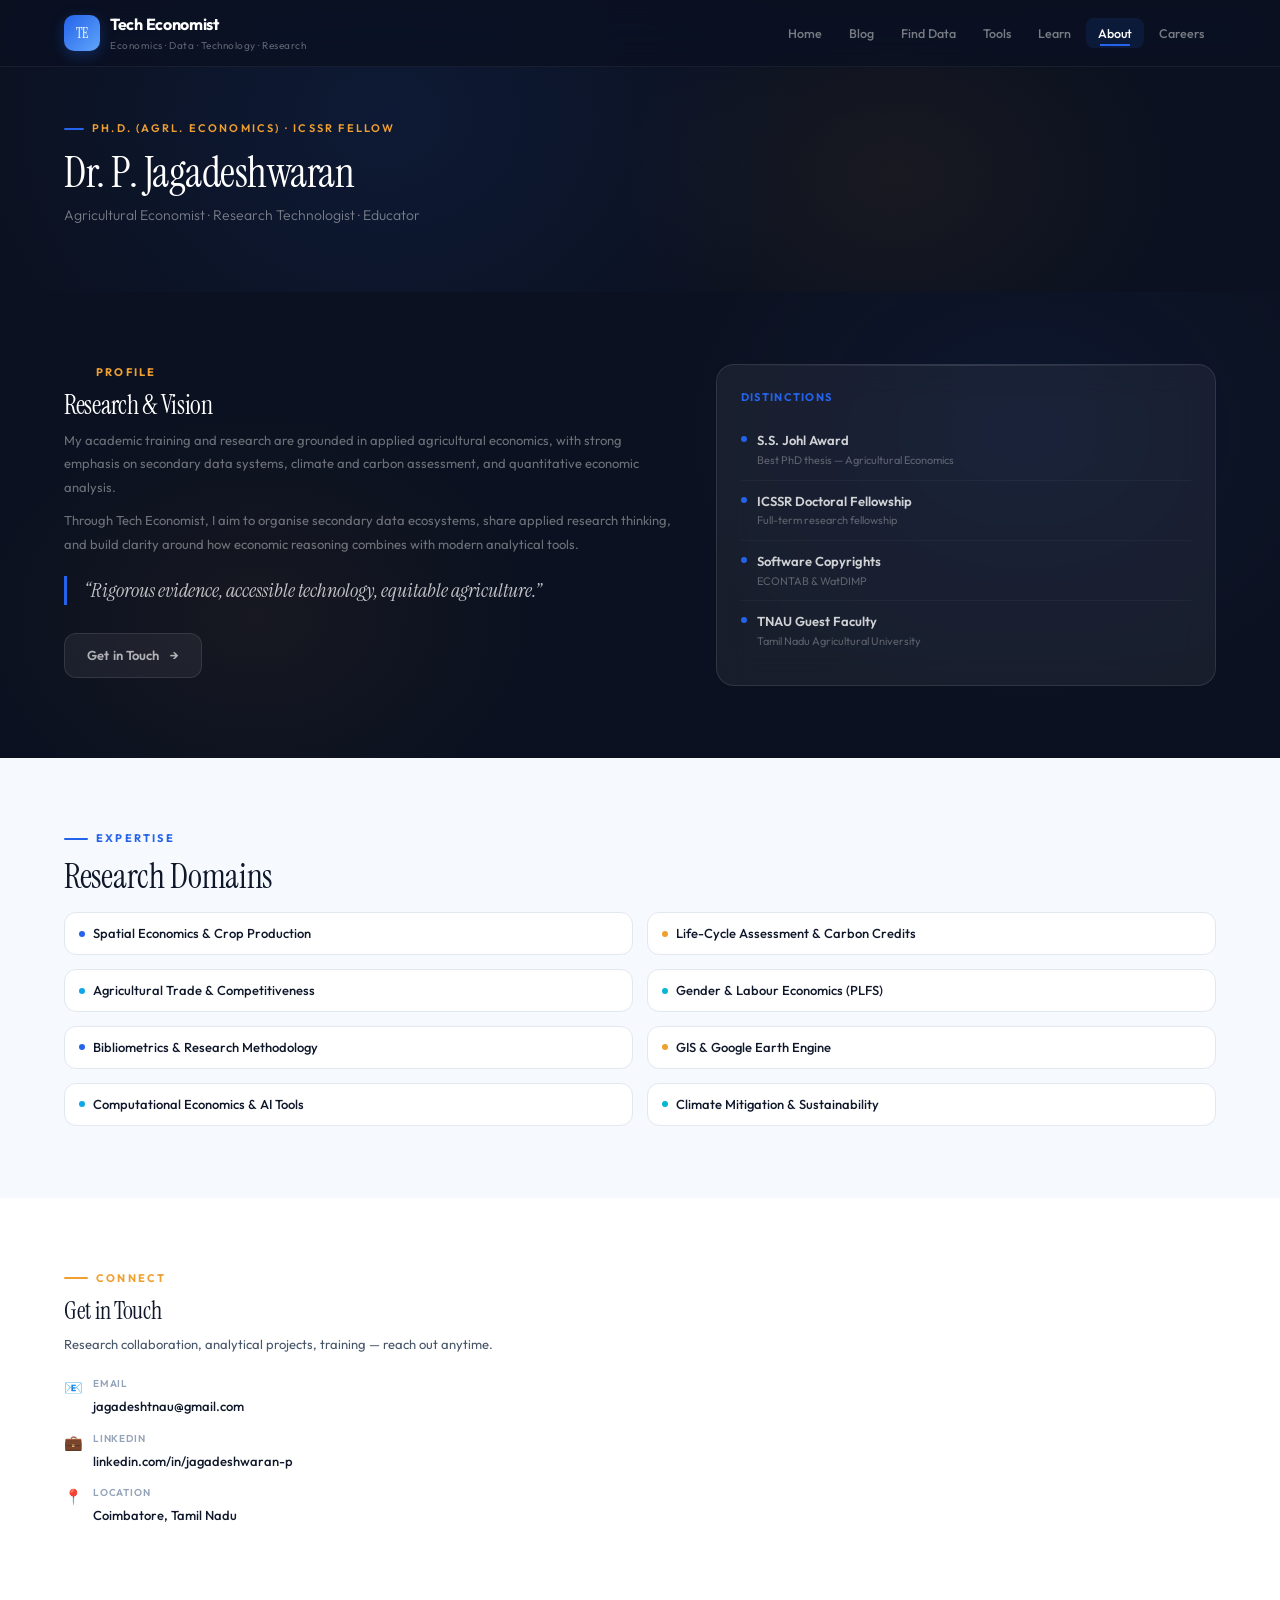
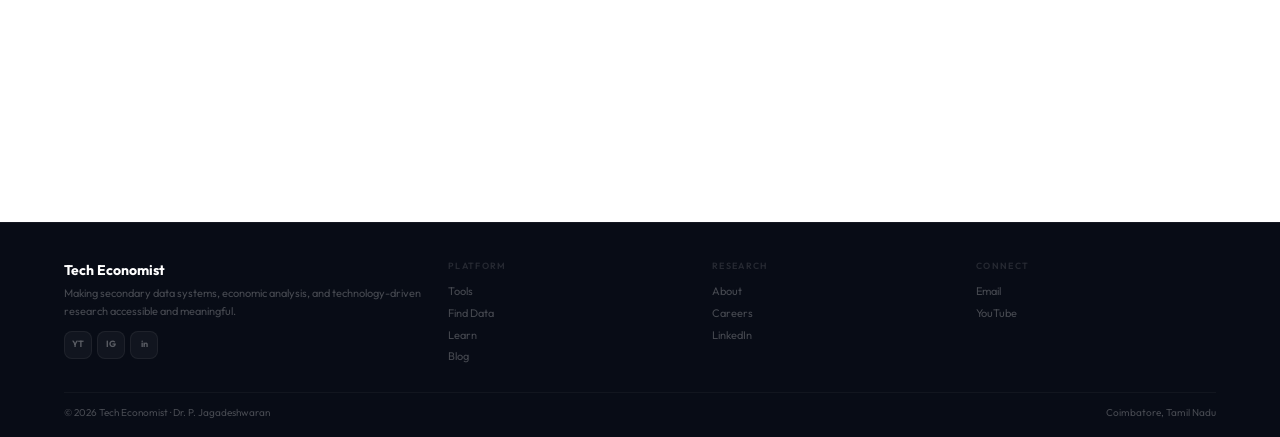
<file: about.html>
<!DOCTYPE html><html lang="en"><head><meta charset="UTF-8"><meta name="viewport" content="width=device-width, initial-scale=1.0">
<title>About &mdash; Tech Economist</title><meta name="description" content="Dr. P. Jagadeshwaran — Agricultural Economist.">
<link rel="stylesheet" href="style.css"></head><body>
<header class="header" id="hdr"><div class="wrap"><div class="header-inner">
<a href="index.html" class="logo"><div class="logo-gem"><span>TE</span></div><div><h1>Tech Economist</h1><small>Economics &middot; Data &middot; Technology &middot; Research</small></div></a>
<button class="nav-toggle" id="navToggle" onclick="document.getElementById('mainNav').classList.toggle('open')"><span></span><span></span><span></span></button>
<nav id="mainNav"><a href="index.html">Home</a><a href="blog.html">Blog</a><a href="find-data.html">Find Data</a><a href="analytical-tools.html">Tools</a><a href="learn-with-us.html">Learn</a><a href="about.html">About</a><a href="careers.html">Careers</a></nav>
</div></div></header>

<section class="page-hero"><div class="wrap">
<div class="hero-overline" style="color:var(--gold);">Ph.D. (Agrl. Economics) &middot; ICSSR Fellow</div>
<h1>Dr. P. Jagadeshwaran</h1>
<p>Agricultural Economist &middot; Research Technologist &middot; Educator</p>
</div></section>

<section class="section sec-dark"><div class="wrap">
<div class="g-about">
<div class="reveal">
<div class="sec-overline" style="color:var(--gold);">Profile</div>
<h2 class="sec-title" style="color:#fff;font-size:26px;">Research &amp; Vision</h2>
<div style="font-size:13px;color:rgba(255,255,255,.4);line-height:1.8;margin-bottom:10px;">My academic training and research are grounded in applied agricultural economics, with strong emphasis on secondary data systems, climate and carbon assessment, and quantitative economic analysis.</div>
<div style="font-size:13px;color:rgba(255,255,255,.4);line-height:1.8;margin-bottom:10px;">Through Tech Economist, I aim to organise secondary data ecosystems, share applied research thinking, and build clarity around how economic reasoning combines with modern analytical tools.</div>
<div class="about-quote">&ldquo;Rigorous evidence, accessible technology, equitable agriculture.&rdquo;</div>
<a href="mailto:jagadeshtnau@gmail.com" class="btn btn-glass btn-arrow" style="margin-top:8px;">Get in Touch</a>
</div>
<div class="glass reveal" style="padding:24px;">
<div class="cred-hd">Distinctions</div>
<div class="cred-row"><div class="cred-dot"></div><div><h4>S.S. Johl Award</h4><p>Best PhD thesis &mdash; Agricultural Economics</p></div></div>
<div class="cred-row"><div class="cred-dot"></div><div><h4>ICSSR Doctoral Fellowship</h4><p>Full-term research fellowship</p></div></div>
<div class="cred-row"><div class="cred-dot"></div><div><h4>Software Copyrights</h4><p>ECONTAB &amp; WatDIMP</p></div></div>
<div class="cred-row"><div class="cred-dot"></div><div><h4>TNAU Guest Faculty</h4><p>Tamil Nadu Agricultural University</p></div></div>
</div>
</div>
</div></section>

<section class="section" style="background:var(--w-sec);"><div class="wrap">
<div class="reveal"><div class="sec-overline accent">Expertise</div><h2 class="sec-title">Research Domains</h2></div>
<div class="g2" style="margin-top:16px;">
<div class="domain-item reveal"><div class="domain-dot" style="background:var(--accent);"></div><span style="font-size:13px;font-weight:500;">Spatial Economics &amp; Crop Production</span></div>
<div class="domain-item reveal"><div class="domain-dot" style="background:var(--gold);"></div><span style="font-size:13px;font-weight:500;">Life-Cycle Assessment &amp; Carbon Credits</span></div>
<div class="domain-item reveal"><div class="domain-dot" style="background:var(--mint);"></div><span style="font-size:13px;font-weight:500;">Agricultural Trade &amp; Competitiveness</span></div>
<div class="domain-item reveal"><div class="domain-dot" style="background:var(--coral);"></div><span style="font-size:13px;font-weight:500;">Gender &amp; Labour Economics (PLFS)</span></div>
<div class="domain-item reveal"><div class="domain-dot" style="background:var(--accent);"></div><span style="font-size:13px;font-weight:500;">Bibliometrics &amp; Research Methodology</span></div>
<div class="domain-item reveal"><div class="domain-dot" style="background:var(--gold);"></div><span style="font-size:13px;font-weight:500;">GIS &amp; Google Earth Engine</span></div>
<div class="domain-item reveal"><div class="domain-dot" style="background:var(--mint);"></div><span style="font-size:13px;font-weight:500;">Computational Economics &amp; AI Tools</span></div>
<div class="domain-item reveal"><div class="domain-dot" style="background:var(--coral);"></div><span style="font-size:13px;font-weight:500;">Climate Mitigation &amp; Sustainability</span></div>
</div>
</div></section>

<section class="section" style="background:var(--w-card);" id="contact-sec"><div class="wrap">
<div style="display:grid;grid-template-columns:1fr 1.2fr;gap:32px;" class="cg">
<div class="reveal">
<div class="sec-overline gold">Connect</div>
<h2 class="sec-title" style="font-size:24px;">Get in Touch</h2>
<p style="font-size:13px;color:var(--slate);line-height:1.8;margin-bottom:20px;">Research collaboration, analytical projects, training &mdash; reach out anytime.</p>
<div style="margin-bottom:12px;display:flex;gap:10px;"><span style="font-size:15px;">&#128231;</span><div><div style="font-size:10px;text-transform:uppercase;letter-spacing:.08em;color:var(--muted);font-weight:600;margin-bottom:1px;">Email</div><a href="mailto:jagadeshtnau@gmail.com" style="font-size:13px;color:var(--ink);font-weight:500;text-decoration:none;">jagadeshtnau@gmail.com</a></div></div>
<div style="margin-bottom:12px;display:flex;gap:10px;"><span style="font-size:15px;">&#128188;</span><div><div style="font-size:10px;text-transform:uppercase;letter-spacing:.08em;color:var(--muted);font-weight:600;margin-bottom:1px;">LinkedIn</div><a href="https://www.linkedin.com/in/jagadeshwaran-p-299a51121/" target="_blank" style="font-size:13px;color:var(--ink);font-weight:500;text-decoration:none;">linkedin.com/in/jagadeshwaran-p</a></div></div>
<div style="display:flex;gap:10px;"><span style="font-size:15px;">&#128205;</span><div><div style="font-size:10px;text-transform:uppercase;letter-spacing:.08em;color:var(--muted);font-weight:600;margin-bottom:1px;">Location</div><span style="font-size:13px;font-weight:500;">Coimbatore, Tamil Nadu</span></div></div>
</div>
<div class="form-box reveal">
<div id="contact-form-content">
<h3 style="font-size:14px;font-weight:700;color:var(--ink);margin-bottom:14px;">Send a Message</h3>
<form id="contact-form" onsubmit="return sendEmail(event,'contact')">
<div class="form-group"><label class="form-label">Name</label><input class="form-input" type="text" name="name" placeholder="Your full name" required></div>
<div class="form-group"><label class="form-label">Email</label><input class="form-input" type="email" name="email" placeholder="your@email.com" required></div>
<div class="form-group"><label class="form-label">Subject</label><input class="form-input" type="text" name="subject" placeholder="Collaboration, training, feedback..."></div>
<div class="form-group"><label class="form-label">Message</label><textarea class="form-textarea" name="message" rows="4" placeholder="Your message..." required></textarea></div>
<button type="submit" class="form-submit" id="contact-submit-btn">Send Message</button>
</form></div>
<div id="contact-form-success" style="display:none;text-align:center;padding:32px 16px;">
<div style="font-size:32px;margin-bottom:8px;color:var(--mint);">&#10003;</div>
<h3 style="font-size:16px;color:var(--ink);margin-bottom:4px;">Message Sent</h3>
<p style="font-size:13px;color:var(--muted);">Thank you. I&rsquo;ll respond shortly.</p></div>
</div>
</div>
</div></section>
<style>@media(max-width:640px){.cg{grid-template-columns:1fr!important}}</style>

<footer class="footer"><div class="wrap">
<div class="footer-grid">
<div class="footer-brand"><h3>Tech Economist</h3><p>Making secondary data systems, economic analysis, and technology-driven research accessible and meaningful.</p>
<div class="footer-social"><a href="https://www.youtube.com/@techeconomist6919" target="_blank">YT</a><a href="https://www.instagram.com/techeconomist" target="_blank">IG</a><a href="https://www.linkedin.com/in/jagadeshwaran-p-299a51121/" target="_blank">in</a></div></div>
<div class="footer-col"><h4>Platform</h4><a href="analytical-tools.html">Tools</a><a href="find-data.html">Find Data</a><a href="learn-with-us.html">Learn</a><a href="blog.html">Blog</a></div>
<div class="footer-col"><h4>Research</h4><a href="about.html">About</a><a href="careers.html">Careers</a><a href="https://www.linkedin.com/in/jagadeshwaran-p-299a51121/" target="_blank">LinkedIn</a></div>
<div class="footer-col"><h4>Connect</h4><a href="mailto:jagadeshtnau@gmail.com">Email</a><a href="https://www.youtube.com/@techeconomist6919" target="_blank">YouTube</a></div>
</div>
<div class="footer-bottom"><span>&copy; 2026 Tech Economist &middot; Dr. P. Jagadeshwaran</span><span>Coimbatore, Tamil Nadu</span></div>
</div></footer>
<script src="main.js"></script>
<script>
const GAS_URL = 'https://script.google.com/macros/s/AKfycby9WOw4wQOf2kr_xCPiGvVoorsM6XmYfg0WqcfEnxoASCRnl6bvKlaV4Swfnh4Omru2xw/exec';

function sendEmail(e, formType) {
  e.preventDefault();
  const form = e.target;
  const btn = document.getElementById(formType + '-submit-btn');
  const orig = btn.textContent;
  btn.disabled = true;
  btn.textContent = 'Sending...';
  const data = {};
  new FormData(form).forEach((v, k) => data[k] = v);
  data.form_type = formType === 'learn' ? 'Training/Webinar Enquiry' : 'Contact Message';
  data.page = window.location.href;
  fetch(GAS_URL, { method: 'POST', mode: 'no-cors', headers: { 'Content-Type': 'application/json' }, body: JSON.stringify(data) })
  .then(() => { document.getElementById(formType + '-form-content').style.display = 'none'; document.getElementById(formType + '-form-success').style.display = 'block'; })
  .catch(() => { alert('Could not send. Please email jagadeshtnau@gmail.com directly.'); btn.disabled = false; btn.textContent = orig; });
  return false;
}
</script>
<script>window.addEventListener('scroll',()=>document.getElementById('hdr').classList.toggle('scrolled',window.scrollY>30));</script>
</body></html>
</file>
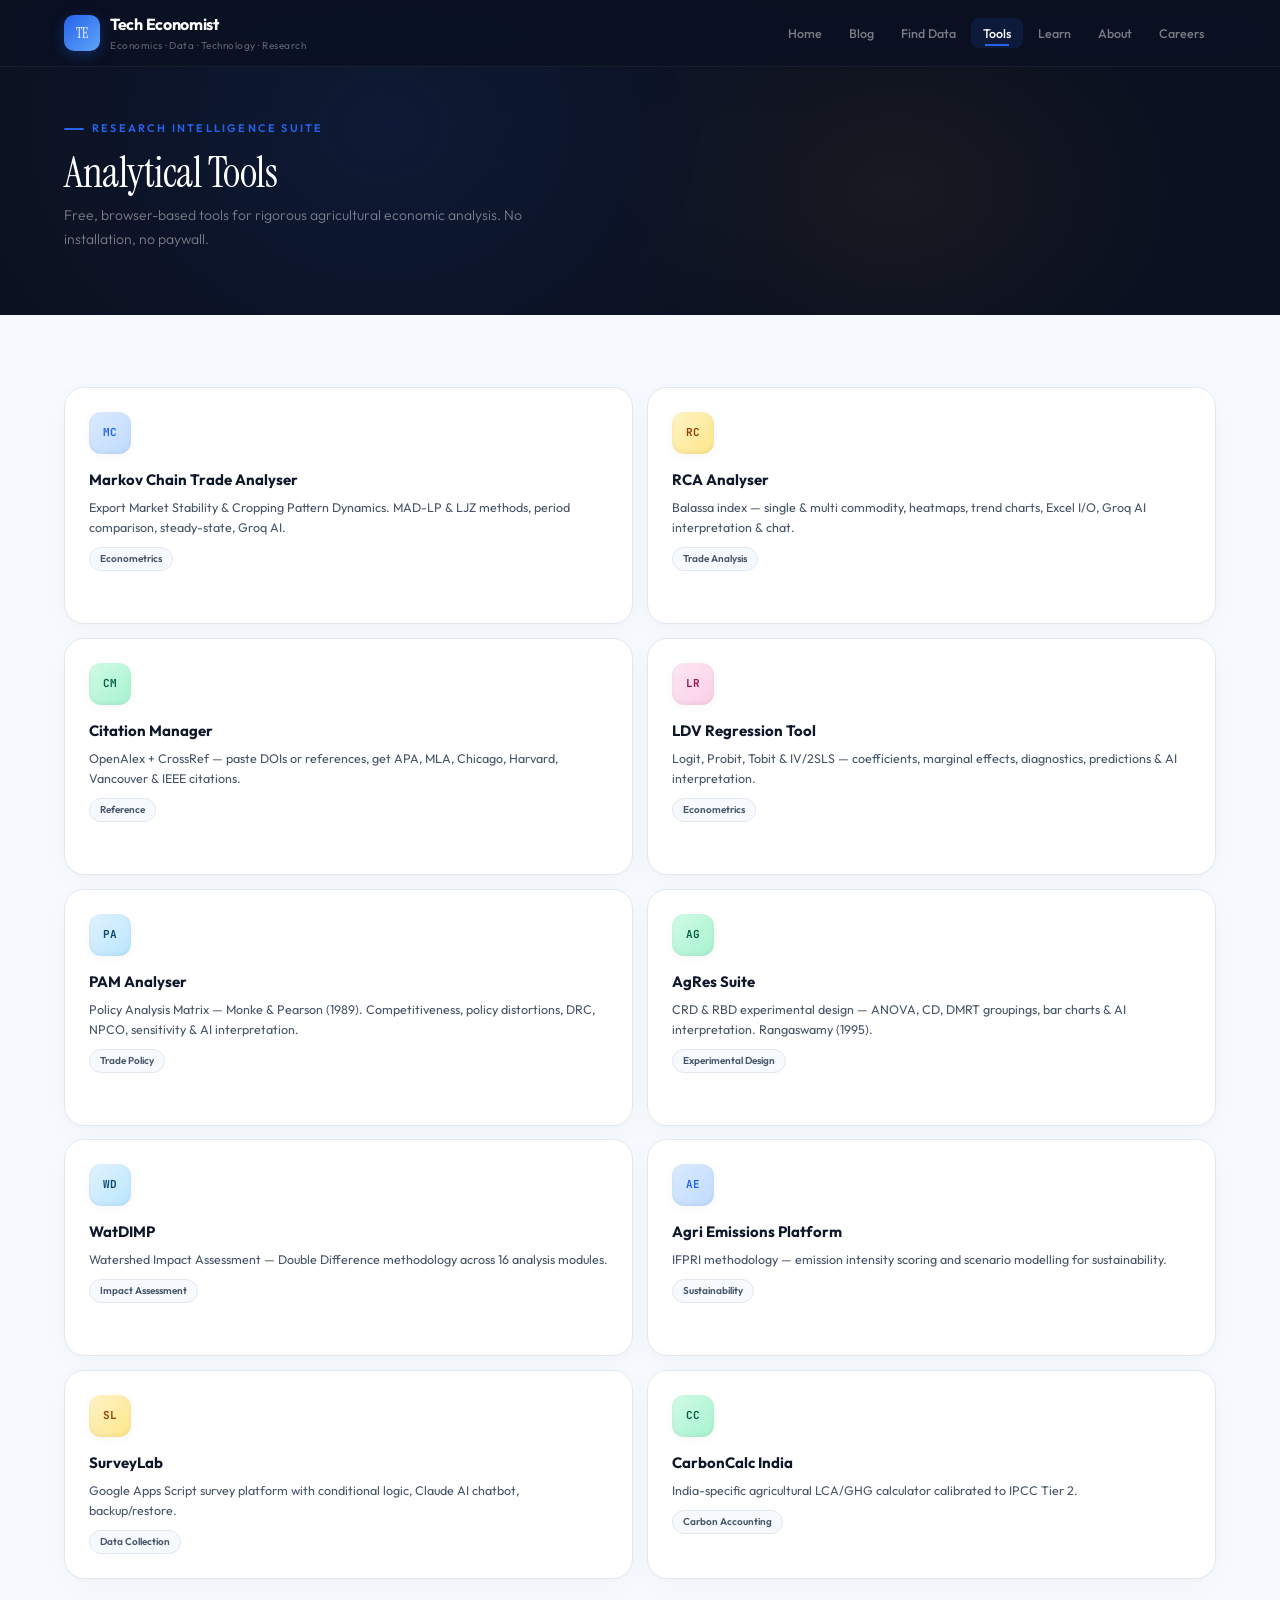
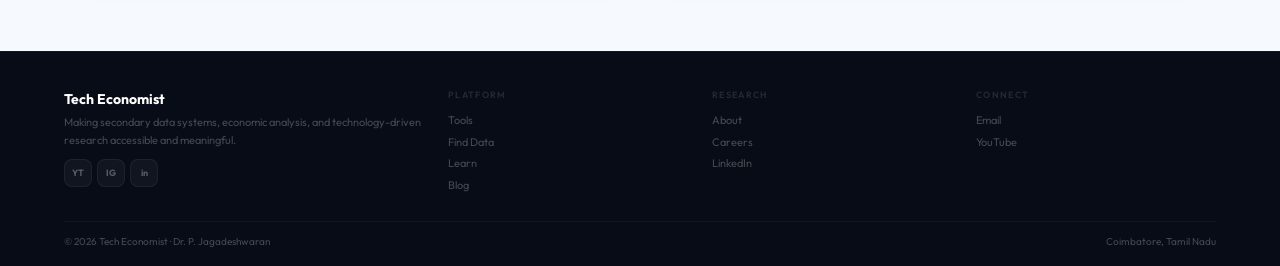
<file: analytical-tools.html>
<!DOCTYPE html><html lang="en"><head><meta charset="UTF-8"><meta name="viewport" content="width=device-width, initial-scale=1.0">
<title>Tools &mdash; Tech Economist</title><meta name="description" content="Analytical tools — Markov, RCA, Citation Manager, Regression.">
<link rel="stylesheet" href="style.css"></head><body>
<header class="header" id="hdr"><div class="wrap"><div class="header-inner">
<a href="index.html" class="logo"><div class="logo-gem"><span>TE</span></div><div><h1>Tech Economist</h1><small>Economics &middot; Data &middot; Technology &middot; Research</small></div></a>
<button class="nav-toggle" id="navToggle" onclick="document.getElementById('mainNav').classList.toggle('open')"><span></span><span></span><span></span></button>
<nav id="mainNav"><a href="index.html">Home</a><a href="blog.html">Blog</a><a href="find-data.html">Find Data</a><a href="analytical-tools.html">Tools</a><a href="learn-with-us.html">Learn</a><a href="about.html">About</a><a href="careers.html">Careers</a></nav>
</div></div></header>

<section class="page-hero"><div class="wrap">
<div class="hero-overline">Research Intelligence Suite</div>
<h1>Analytical Tools</h1>
<p>Free, browser-based tools for rigorous agricultural economic analysis. No installation, no paywall.</p>
</div></section>
<section class="section" style="background:var(--w-sec);"><div class="wrap">
<div class="g2">
<div class="clay c1 reveal" onclick="window.location='markov.html'"><div class="clay-badge cb1">MC</div><h3>Markov Chain Trade Analyser</h3><p>Export Market Stability &amp; Cropping Pattern Dynamics. MAD-LP &amp; LJZ methods, period comparison, steady-state, Groq AI.</p><div class="clay-tag">Econometrics</div><div class="launch">Launch tool</div></div>
<div class="clay c2 reveal" onclick="window.location='rca.html'"><div class="clay-badge cb2">RC</div><h3>RCA Analyser</h3><p>Balassa index &mdash; single &amp; multi commodity, heatmaps, trend charts, Excel I/O, Groq AI interpretation &amp; chat.</p><div class="clay-tag">Trade Analysis</div><div class="launch">Launch tool</div></div>
<div class="clay c3 reveal" onclick="window.location='citation.html'"><div class="clay-badge cb3">CM</div><h3>Citation Manager</h3><p>OpenAlex + CrossRef &mdash; paste DOIs or references, get APA, MLA, Chicago, Harvard, Vancouver &amp; IEEE citations.</p><div class="clay-tag">Reference</div><div class="launch">Launch tool</div></div>
<div class="clay c4 reveal" onclick="window.location='regression.html'"><div class="clay-badge cb4">LR</div><h3>LDV Regression Tool</h3><p>Logit, Probit, Tobit &amp; IV/2SLS &mdash; coefficients, marginal effects, diagnostics, predictions &amp; AI interpretation.</p><div class="clay-tag">Econometrics</div><div class="launch">Launch tool</div></div>
<div class="clay c5 reveal" onclick="window.location='pam.html'"><div class="clay-badge cb5">PA</div><h3>PAM Analyser</h3><p>Policy Analysis Matrix &mdash; Monke &amp; Pearson (1989). Competitiveness, policy distortions, DRC, NPCO, sensitivity &amp; AI interpretation.</p><div class="clay-tag">Trade Policy</div><div class="launch">Launch tool</div></div>
<div class="clay c3 reveal" onclick="window.location='agres.html'" style="cursor:pointer;"><div class="clay-badge cb3">AG</div><h3>AgRes Suite</h3><p>CRD &amp; RBD experimental design &mdash; ANOVA, CD, DMRT groupings, bar charts &amp; AI interpretation. Rangaswamy (1995).</p><div class="clay-tag">Experimental Design</div><div class="launch">Launch tool</div></div>
<div class="clay c5 reveal" onclick="window.location='watdimp.html'" style="cursor:pointer;"><div class="clay-badge cb5">WD</div><h3>WatDIMP</h3><p>Watershed Impact Assessment &mdash; Double Difference methodology across 16 analysis modules.</p><div class="clay-tag">Impact Assessment</div><div class="launch">Launch tool</div></div>
<div class="clay c1 reveal"><div class="clay-badge cb1">AE</div><h3>Agri Emissions Platform</h3><p>IFPRI methodology &mdash; emission intensity scoring and scenario modelling for sustainability.</p><div class="clay-tag">Sustainability</div></div>
<div class="clay c2 reveal"><div class="clay-badge cb2">SL</div><h3>SurveyLab</h3><p>Google Apps Script survey platform with conditional logic, Claude AI chatbot, backup/restore.</p><div class="clay-tag">Data Collection</div></div>
<div class="clay c3 reveal"><div class="clay-badge cb3">CC</div><h3>CarbonCalc India</h3><p>India-specific agricultural LCA/GHG calculator calibrated to IPCC Tier 2.</p><div class="clay-tag">Carbon Accounting</div></div>
</div>
</section>

<footer class="footer"><div class="wrap">
<div class="footer-grid">
<div class="footer-brand"><h3>Tech Economist</h3><p>Making secondary data systems, economic analysis, and technology-driven research accessible and meaningful.</p>
<div class="footer-social"><a href="https://www.youtube.com/@techeconomist6919" target="_blank">YT</a><a href="https://www.instagram.com/techeconomist" target="_blank">IG</a><a href="https://www.linkedin.com/in/jagadeshwaran-p-299a51121/" target="_blank">in</a></div></div>
<div class="footer-col"><h4>Platform</h4><a href="analytical-tools.html">Tools</a><a href="find-data.html">Find Data</a><a href="learn-with-us.html">Learn</a><a href="blog.html">Blog</a></div>
<div class="footer-col"><h4>Research</h4><a href="about.html">About</a><a href="careers.html">Careers</a><a href="https://www.linkedin.com/in/jagadeshwaran-p-299a51121/" target="_blank">LinkedIn</a></div>
<div class="footer-col"><h4>Connect</h4><a href="mailto:jagadeshtnau@gmail.com">Email</a><a href="https://www.youtube.com/@techeconomist6919" target="_blank">YouTube</a></div>
</div>
<div class="footer-bottom"><span>&copy; 2026 Tech Economist &middot; Dr. P. Jagadeshwaran</span><span>Coimbatore, Tamil Nadu</span></div>
</div></footer>
<script src="main.js"></script>
<script>window.addEventListener('scroll',()=>document.getElementById('hdr').classList.toggle('scrolled',window.scrollY>30));</script>
</body></html>
</file>
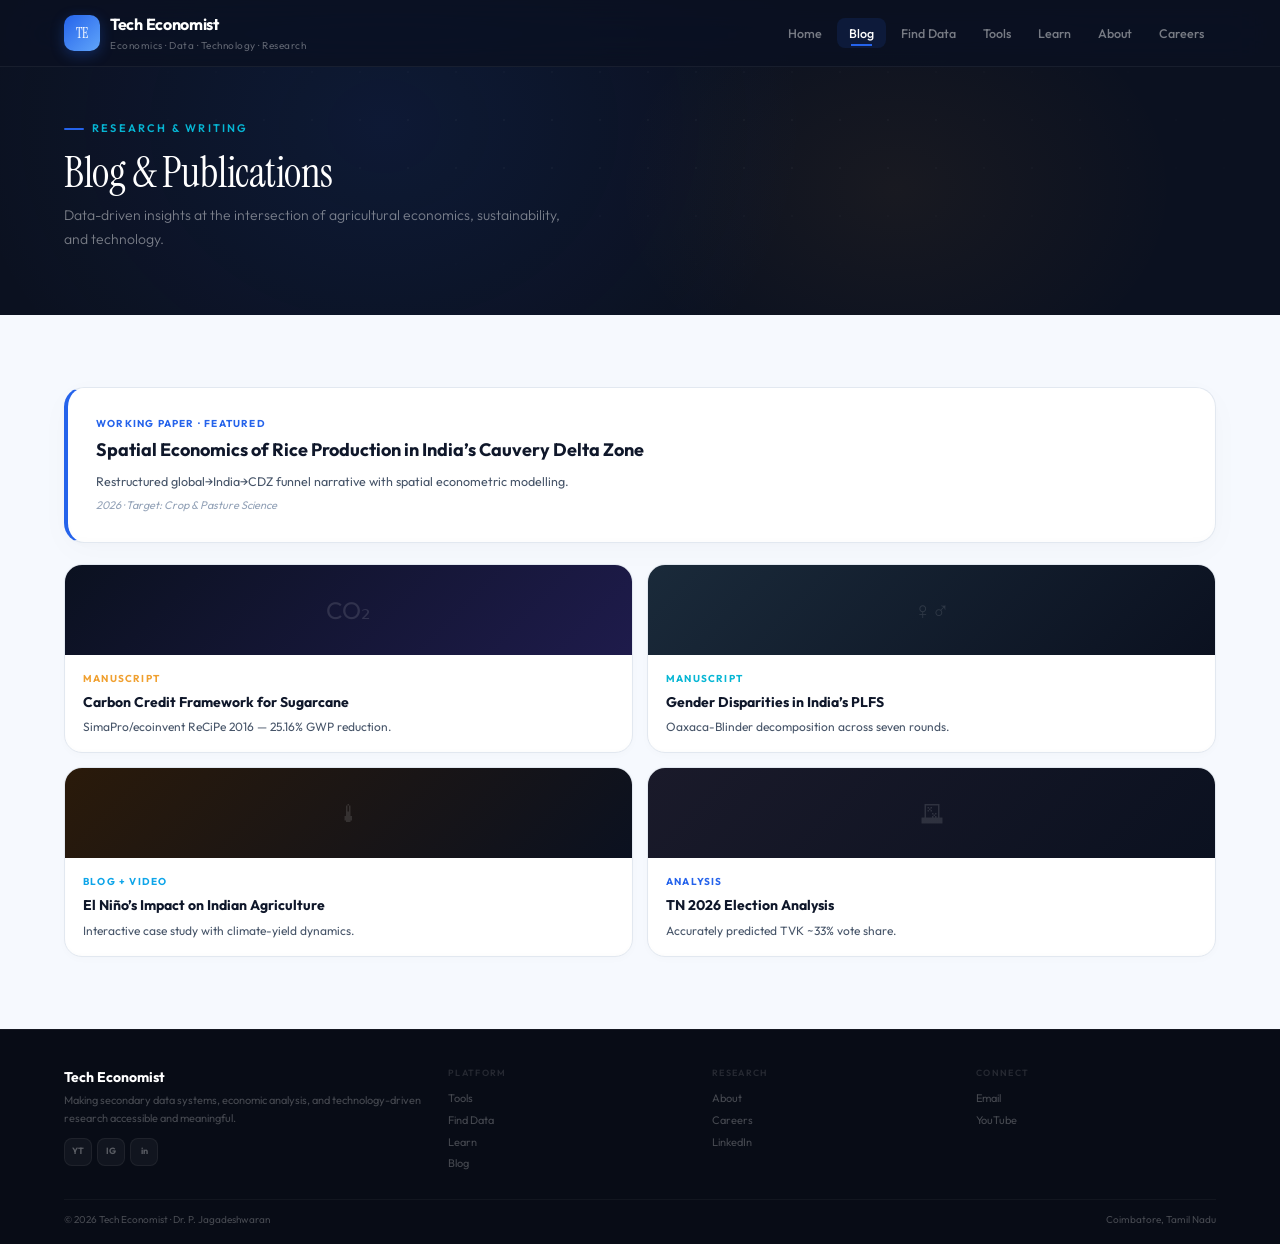
<file: blog.html>
<!DOCTYPE html><html lang="en"><head><meta charset="UTF-8"><meta name="viewport" content="width=device-width, initial-scale=1.0">
<title>Blog &mdash; Tech Economist</title><meta name="description" content="Publications and analysis on agricultural economics.">
<link rel="stylesheet" href="style.css"></head><body>
<header class="header" id="hdr"><div class="wrap"><div class="header-inner">
<a href="index.html" class="logo"><div class="logo-gem"><span>TE</span></div><div><h1>Tech Economist</h1><small>Economics &middot; Data &middot; Technology &middot; Research</small></div></a>
<button class="nav-toggle" id="navToggle" onclick="document.getElementById('mainNav').classList.toggle('open')"><span></span><span></span><span></span></button>
<nav id="mainNav"><a href="index.html">Home</a><a href="blog.html">Blog</a><a href="find-data.html">Find Data</a><a href="analytical-tools.html">Tools</a><a href="learn-with-us.html">Learn</a><a href="about.html">About</a><a href="careers.html">Careers</a></nav>
</div></div></header>

<section class="page-hero"><div class="wrap">
<div class="hero-overline" style="color:var(--coral);">Research &amp; Writing</div>
<h1>Blog &amp; Publications</h1>
<p>Data-driven insights at the intersection of agricultural economics, sustainability, and technology.</p>
</div></section>
<section class="section" style="background:var(--w-sec);"><div class="wrap">
<div class="clay c1 reveal" style="border-left:4px solid var(--accent);padding:28px;margin-bottom:20px;cursor:default;">
<div class="pub-type" style="color:var(--accent);">Working Paper &middot; Featured</div>
<h3 style="font-size:18px;margin-bottom:6px;">Spatial Economics of Rice Production in India&rsquo;s Cauvery Delta Zone</h3>
<p style="margin-bottom:6px;">Restructured global&rarr;India&rarr;CDZ funnel narrative with spatial econometric modelling.</p>
<p style="font-size:11px;color:var(--muted);font-style:italic;">2026 &middot; Target: Crop &amp; Pasture Science</p></div>
<div class="g2">
<div class="blog-card reveal"><div class="blog-thumb" style="background:linear-gradient(135deg,var(--bg-hero),#1e1b4b);"><span style="font-size:24px;color:rgba(255,255,255,.12);">CO&#8322;</span></div><div class="blog-body"><div class="pub-type" style="color:var(--gold);">Manuscript</div><h3 style="font-size:14px;font-weight:700;color:var(--ink);margin-bottom:4px;">Carbon Credit Framework for Sugarcane</h3><p style="font-size:12px;color:var(--slate);">SimaPro/ecoinvent ReCiPe 2016 &mdash; 25.16% GWP reduction.</p></div></div>
<div class="blog-card reveal"><div class="blog-thumb" style="background:linear-gradient(135deg,#1a2a3a,var(--bg-hero));"><span style="font-size:24px;color:rgba(255,255,255,.12);">&#9792;&#9794;</span></div><div class="blog-body"><div class="pub-type" style="color:var(--coral);">Manuscript</div><h3 style="font-size:14px;font-weight:700;color:var(--ink);margin-bottom:4px;">Gender Disparities in India&rsquo;s PLFS</h3><p style="font-size:12px;color:var(--slate);">Oaxaca-Blinder decomposition across seven rounds.</p></div></div>
<div class="blog-card reveal"><div class="blog-thumb" style="background:linear-gradient(135deg,#2a1a0a,var(--bg-hero));"><span style="font-size:24px;color:rgba(255,255,255,.12);">&#127777;</span></div><div class="blog-body"><div class="pub-type" style="color:var(--mint);">Blog + Video</div><h3 style="font-size:14px;font-weight:700;color:var(--ink);margin-bottom:4px;">El Ni&ntilde;o&rsquo;s Impact on Indian Agriculture</h3><p style="font-size:12px;color:var(--slate);">Interactive case study with climate-yield dynamics.</p></div></div>
<div class="blog-card reveal"><div class="blog-thumb" style="background:linear-gradient(135deg,#1a1a2a,var(--bg-hero));"><span style="font-size:24px;color:rgba(255,255,255,.12);">&#128499;</span></div><div class="blog-body"><div class="pub-type" style="color:var(--accent);">Analysis</div><h3 style="font-size:14px;font-weight:700;color:var(--ink);margin-bottom:4px;">TN 2026 Election Analysis</h3><p style="font-size:12px;color:var(--slate);">Accurately predicted TVK ~33% vote share.</p></div></div>
</div>
</div></section>

<footer class="footer"><div class="wrap">
<div class="footer-grid">
<div class="footer-brand"><h3>Tech Economist</h3><p>Making secondary data systems, economic analysis, and technology-driven research accessible and meaningful.</p>
<div class="footer-social"><a href="https://www.youtube.com/@techeconomist6919" target="_blank">YT</a><a href="https://www.instagram.com/techeconomist" target="_blank">IG</a><a href="https://www.linkedin.com/in/jagadeshwaran-p-299a51121/" target="_blank">in</a></div></div>
<div class="footer-col"><h4>Platform</h4><a href="analytical-tools.html">Tools</a><a href="find-data.html">Find Data</a><a href="learn-with-us.html">Learn</a><a href="blog.html">Blog</a></div>
<div class="footer-col"><h4>Research</h4><a href="about.html">About</a><a href="careers.html">Careers</a><a href="https://www.linkedin.com/in/jagadeshwaran-p-299a51121/" target="_blank">LinkedIn</a></div>
<div class="footer-col"><h4>Connect</h4><a href="mailto:jagadeshtnau@gmail.com">Email</a><a href="https://www.youtube.com/@techeconomist6919" target="_blank">YouTube</a></div>
</div>
<div class="footer-bottom"><span>&copy; 2026 Tech Economist &middot; Dr. P. Jagadeshwaran</span><span>Coimbatore, Tamil Nadu</span></div>
</div></footer>
<script src="main.js"></script>
<script>window.addEventListener('scroll',()=>document.getElementById('hdr').classList.toggle('scrolled',window.scrollY>30));</script>
</body></html>
</file>
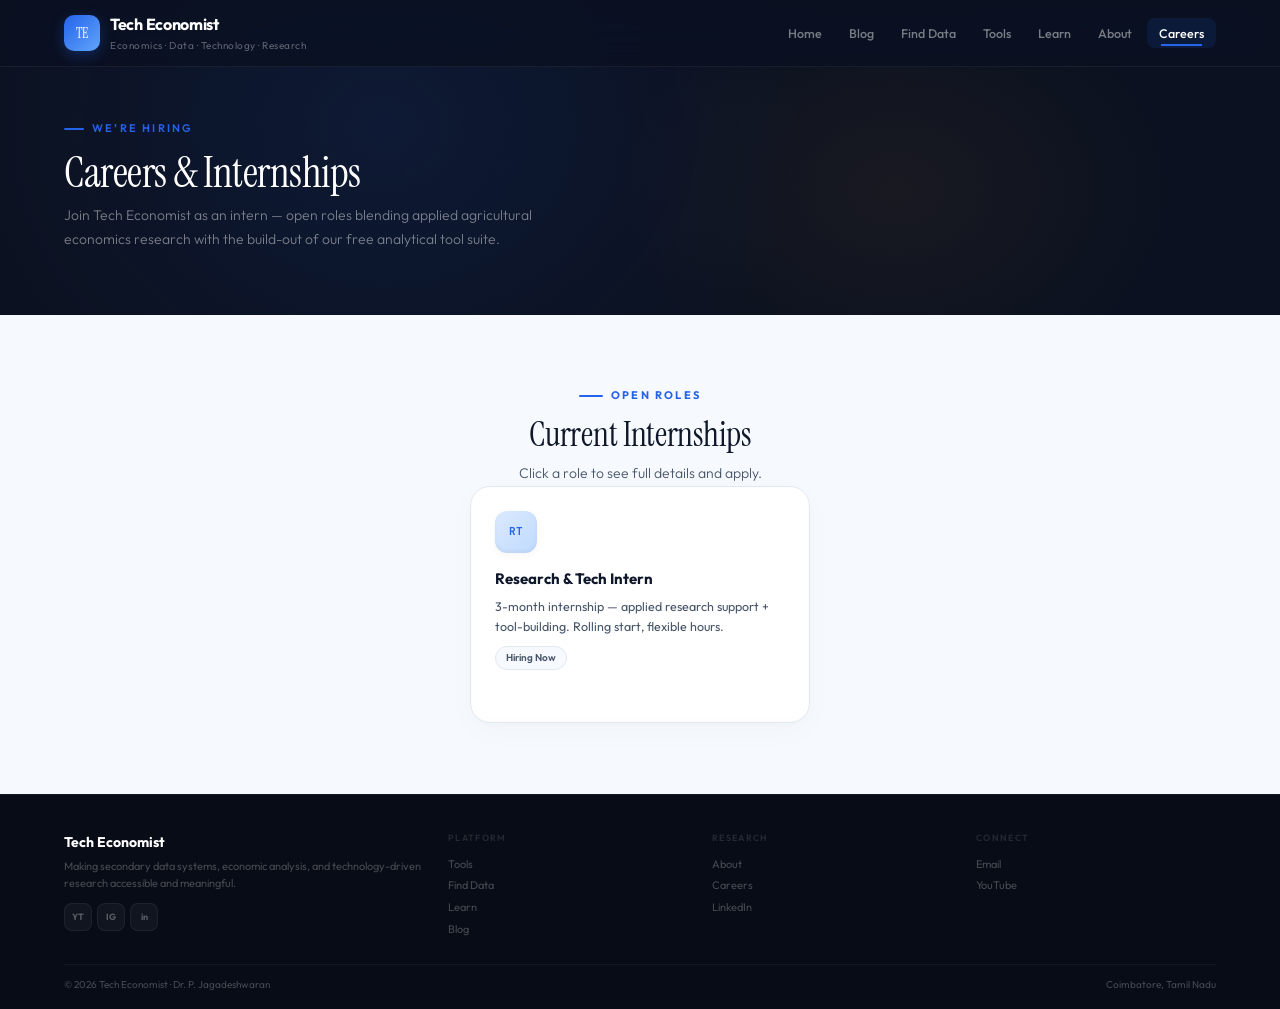
<file: careers.html>
<!DOCTYPE html><html lang="en"><head><meta charset="UTF-8"><meta name="viewport" content="width=device-width, initial-scale=1.0">
<title>Careers &mdash; Tech Economist</title><meta name="description" content="Internship opportunities at Tech Economist &mdash; join our research and tool-building team.">
<link rel="stylesheet" href="style.css"></head><body>
<header class="header" id="hdr"><div class="wrap"><div class="header-inner">
<a href="index.html" class="logo"><div class="logo-gem"><span>TE</span></div><div><h1>Tech Economist</h1><small>Economics &middot; Data &middot; Technology &middot; Research</small></div></a>
<button class="nav-toggle" id="navToggle" onclick="document.getElementById('mainNav').classList.toggle('open')"><span></span><span></span><span></span></button>
<nav id="mainNav"><a href="index.html">Home</a><a href="blog.html">Blog</a><a href="find-data.html">Find Data</a><a href="analytical-tools.html">Tools</a><a href="learn-with-us.html">Learn</a><a href="about.html">About</a><a href="careers.html" class="active">Careers</a></nav>
</div></div></header>

<section class="page-hero"><div class="wrap">
<div class="hero-overline">We&rsquo;re Hiring</div>
<h1>Careers &amp; Internships</h1>
<p>Join Tech Economist as an intern &mdash; open roles blending applied agricultural economics research with the build-out of our free analytical tool suite.</p>
</div></section>

<section class="section" style="background:var(--w-sec);"><div class="wrap">
<div class="sec-head" style="text-align:center">
<div class="sec-overline accent" style="justify-content:center">Open Roles</div>
<h2 class="sec-title">Current Internships</h2>
<p class="sec-desc" style="margin:0 auto">Click a role to see full details and apply.</p>
</div>
<div style="max-width:340px;margin:0 auto;">
<div class="clay c1 reveal-pop" onclick="window.location='internship.html'"><div class="clay-badge cb1">RT</div><h3>Research &amp; Tech Intern</h3><p>3-month internship &mdash; applied research support + tool-building. Rolling start, flexible hours.</p><div class="clay-tag">Hiring Now</div><div class="launch">View details &amp; apply</div></div>
</div>
</div></section>

<footer class="footer"><div class="wrap">
<div class="footer-grid">
<div class="footer-brand"><h3>Tech Economist</h3><p>Making secondary data systems, economic analysis, and technology-driven research accessible and meaningful.</p>
<div class="footer-social"><a href="https://www.youtube.com/@techeconomist6919" target="_blank">YT</a><a href="https://www.instagram.com/techeconomist" target="_blank">IG</a><a href="https://www.linkedin.com/in/jagadeshwaran-p-299a51121/" target="_blank">in</a></div></div>
<div class="footer-col"><h4>Platform</h4><a href="analytical-tools.html">Tools</a><a href="find-data.html">Find Data</a><a href="learn-with-us.html">Learn</a><a href="blog.html">Blog</a></div>
<div class="footer-col"><h4>Research</h4><a href="about.html">About</a><a href="careers.html">Careers</a><a href="https://www.linkedin.com/in/jagadeshwaran-p-299a51121/" target="_blank">LinkedIn</a></div>
<div class="footer-col"><h4>Connect</h4><a href="mailto:jagadeshtnau@gmail.com">Email</a><a href="https://www.youtube.com/@techeconomist6919" target="_blank">YouTube</a></div>
</div>
<div class="footer-bottom"><span>&copy; 2026 Tech Economist &middot; Dr. P. Jagadeshwaran</span><span>Coimbatore, Tamil Nadu</span></div>
</div></footer>
<script src="main.js"></script>
<script>window.addEventListener('scroll',function(){document.getElementById('hdr').classList.toggle('scrolled',window.scrollY>30);});</script>
</body></html>
</file>
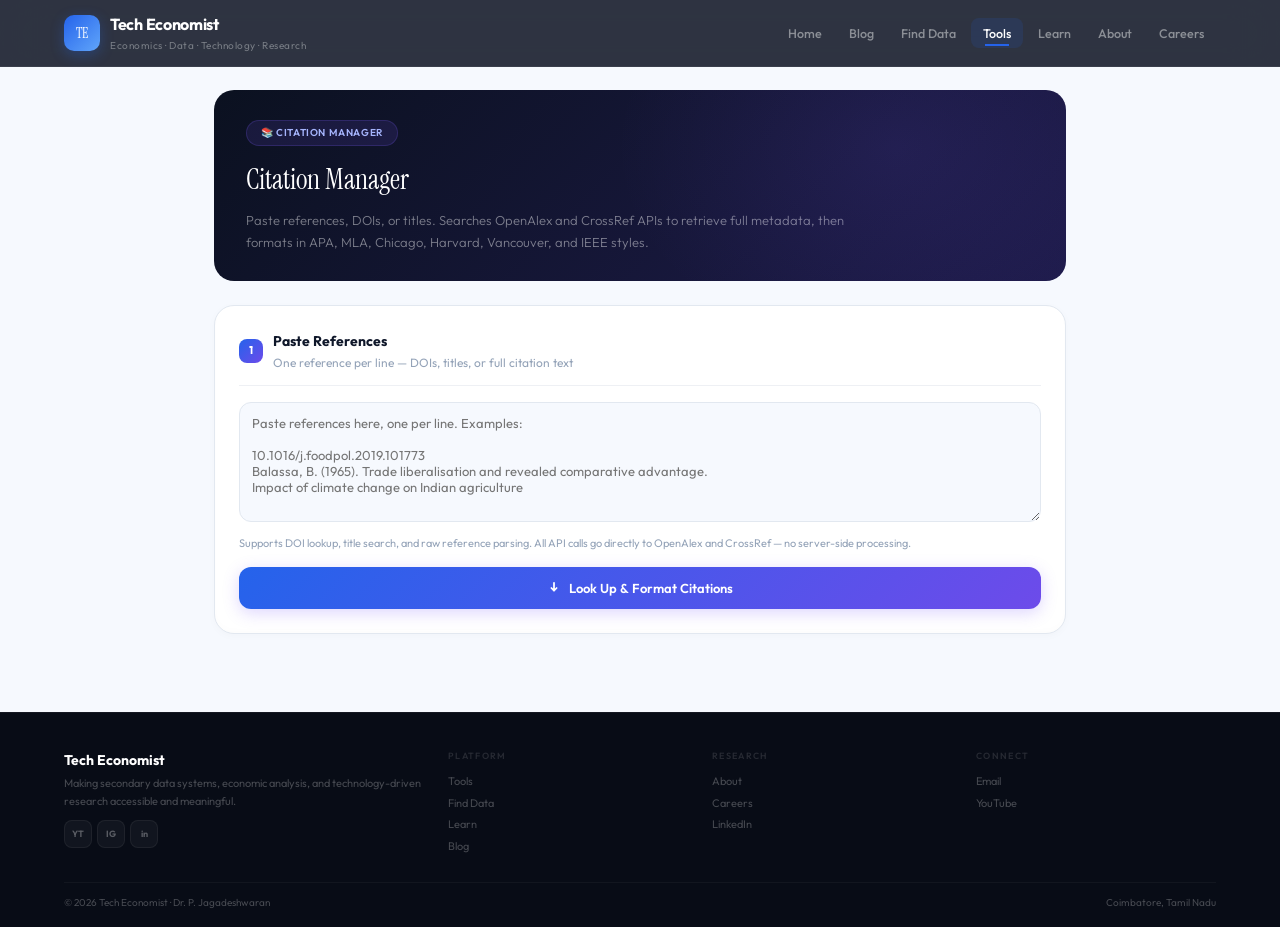
<file: citation.html>
<!DOCTYPE html>
<html lang="en">
<head>
<meta charset="UTF-8">
<meta name="viewport" content="width=device-width, initial-scale=1.0">
<title>Citation Manager — Tech Economist</title>
<link rel="stylesheet" href="style.css">
<style>
/* Tool-specific styles */
.tool-body{max-width:900px;margin:0 auto;padding:28px 24px 60px}
.tool-hero{background:linear-gradient(135deg,var(--bg-hero),#1e1b4b);border-radius:20px;padding:28px 32px;margin-bottom:24px;color:#fff;position:relative;overflow:hidden}
.tool-hero::before{content:'';position:absolute;inset:0;background:radial-gradient(ellipse 400px 300px at 80% 30%,rgba(124,92,252,.1),transparent 70%)}
.tool-hero .wrap{position:relative;z-index:1}
.tool-badge{display:inline-flex;align-items:center;gap:6px;background:rgba(124,92,252,.12);border:1px solid rgba(124,92,252,.2);border-radius:100px;padding:4px 14px;font-size:10px;color:#a5b4fc;font-weight:600;letter-spacing:.06em;text-transform:uppercase;margin-bottom:12px}
.tool-hero h1{font-family:var(--serif);font-size:28px;font-weight:400;margin-bottom:6px}
.tool-hero p{font-size:13px;color:rgba(255,255,255,.45);max-width:600px;line-height:1.7;font-weight:300}
.t-card{background:var(--w-card);border:1px solid var(--border);border-radius:20px;padding:24px;margin-bottom:18px;box-shadow:0 2px 8px rgba(0,0,0,.025),inset 0 -3px 6px rgba(0,0,0,.012)}
.t-card-hdr{display:flex;align-items:center;gap:10px;margin-bottom:16px;padding-bottom:12px;border-bottom:1px solid #eef0f4}
.t-step{width:24px;height:24px;background:linear-gradient(135deg,var(--accent),#6d4bea);color:#fff;border-radius:8px;font-size:11px;font-weight:700;display:flex;align-items:center;justify-content:center}
.t-title{font-size:14px;font-weight:700;color:var(--ink)}
.t-desc{font-size:12px;color:var(--muted);margin-top:1px}
textarea{width:100%;min-height:120px;padding:12px;border:1.5px solid var(--border);border-radius:12px;font-size:13px;font-family:var(--sans);color:var(--ink);resize:vertical;transition:border .15s;background:var(--w-sec)}
textarea:focus{outline:none;border-color:var(--accent);box-shadow:0 0 0 3px rgba(124,92,252,.08)}
.t-hint{font-size:11px;color:var(--muted);margin-top:6px;line-height:1.6}
.t-run{width:100%;padding:13px;font-size:13px;font-weight:600;background:linear-gradient(135deg,var(--accent),#6d4bea);color:#fff;border:none;border-radius:12px;cursor:pointer;font-family:var(--sans);display:flex;align-items:center;justify-content:center;gap:8px;margin-top:14px;box-shadow:0 4px 16px rgba(124,92,252,.25);transition:all .2s}
.t-run:hover{transform:translateY(-1px);box-shadow:0 6px 24px rgba(124,92,252,.35)}
.t-run:disabled{opacity:.45;cursor:not-allowed;transform:none}
.ref-card{background:var(--w-card);border:1px solid var(--border);border-radius:18px;margin-bottom:14px;overflow:hidden;box-shadow:0 2px 8px rgba(0,0,0,.025),inset 0 -2px 4px rgba(0,0,0,.01)}
.ref-card-hdr{padding:12px 16px;border-bottom:1px solid #eef0f4;display:flex;align-items:center;justify-content:space-between}
.ref-num{font-size:11px;font-weight:700;color:var(--muted)}
.ref-source{font-size:10px;font-weight:600;padding:2px 10px;border-radius:100px;letter-spacing:.05em}
.ref-source.oa{background:rgba(124,92,252,.08);color:var(--accent)}
.ref-source.cr{background:rgba(240,160,48,.08);color:#b45309}
.ref-source.parsed{background:var(--w-sec);color:var(--slate)}
.ref-body{padding:16px 18px}
.ref-title{font-size:14px;font-weight:700;color:var(--ink);margin-bottom:4px;line-height:1.4}
.ref-authors{font-size:12px;color:var(--slate);margin-bottom:6px}
.ref-venue{font-size:12px;color:var(--muted);font-style:italic;margin-bottom:10px}
.cite-tabs{display:flex;gap:0;border-bottom:1px solid var(--border);margin-bottom:10px}
.cite-tab{padding:6px 12px;font-size:11px;font-weight:600;color:var(--muted);cursor:pointer;border:none;background:none;font-family:var(--sans);border-bottom:2px solid transparent;transition:all .15s}
.cite-tab:hover{color:var(--ink)}
.cite-tab.active{color:var(--accent);border-bottom-color:var(--accent)}
.cite-out{background:var(--w-sec);border:1px solid var(--border);border-radius:12px;padding:12px 14px;font-size:12px;color:var(--ink);line-height:1.7;position:relative;min-height:40px}
.cite-out .copy-btn{position:absolute;top:6px;right:6px;font-size:10px;font-weight:600;padding:3px 10px;border:1px solid var(--border);border-radius:8px;background:var(--w-card);color:var(--slate);cursor:pointer;transition:all .12s;font-family:var(--sans)}
.cite-out .copy-btn:hover{background:var(--accent);color:#fff;border-color:var(--accent)}
.spinner{width:20px;height:20px;border:2.5px solid var(--border);border-top-color:var(--accent);border-radius:50%;animation:sp .7s linear infinite;margin:20px auto}
@keyframes sp{to{transform:rotate(360deg)}}
.alert{padding:12px 16px;border-radius:12px;font-size:13px;margin-bottom:14px;background:rgba(124,92,252,.06);color:var(--accent);border:1px solid rgba(124,92,252,.12)}
</style>
</head>
<body>

<header class="header" id="hdr"><div class="wrap"><div class="header-inner">
<a href="index.html" class="logo"><div class="logo-gem"><span>TE</span></div><div><h1>Tech Economist</h1><small>Economics &middot; Data &middot; Technology &middot; Research</small></div></a>
<button class="nav-toggle" id="navToggle" onclick="document.getElementById('mainNav').classList.toggle('open')"><span></span><span></span><span></span></button>
<nav id="mainNav"><a href="index.html">Home</a><a href="blog.html">Blog</a><a href="find-data.html">Find Data</a><a href="analytical-tools.html" class="active">Tools</a><a href="learn-with-us.html">Learn</a><a href="about.html">About</a><a href="careers.html">Careers</a></nav>
</div></div></header>

<main class="tool-body" style="padding-top:90px;">

<div class="tool-hero">
<div class="tool-badge">&#128218; Citation Manager</div>
<h1>Citation Manager</h1>
<p>Paste references, DOIs, or titles. Searches OpenAlex and CrossRef APIs to retrieve full metadata, then formats in APA, MLA, Chicago, Harvard, Vancouver, and IEEE styles.</p>
</div>

<div class="t-card">
<div class="t-card-hdr">
<div class="t-step">1</div>
<div><div class="t-title">Paste References</div><div class="t-desc">One reference per line &mdash; DOIs, titles, or full citation text</div></div>
</div>
<textarea id="refInput" placeholder="Paste references here, one per line. Examples:&#10;&#10;10.1016/j.foodpol.2019.101773&#10;Balassa, B. (1965). Trade liberalisation and revealed comparative advantage.&#10;Impact of climate change on Indian agriculture"></textarea>
<div class="t-hint">Supports DOI lookup, title search, and raw reference parsing. All API calls go directly to OpenAlex and CrossRef &mdash; no server-side processing.</div>
<button class="t-run" id="runBtn" onclick="processRefs()">
<svg width="14" height="14" viewBox="0 0 16 16" fill="none"><path d="M8 2v9M8 11L5 8M8 11l3-3" stroke="currentColor" stroke-width="2" stroke-linecap="round"/></svg>
Look Up &amp; Format Citations
</button>
</div>

<div id="results"></div>
</main>

<footer class="footer"><div class="wrap">
<div class="footer-grid">
<div class="footer-brand"><h3>Tech Economist</h3><p>Making secondary data systems, economic analysis, and technology-driven research accessible and meaningful.</p>
<div class="footer-social"><a href="https://www.youtube.com/@techeconomist6919" target="_blank">YT</a><a href="https://www.instagram.com/techeconomist" target="_blank">IG</a><a href="https://www.linkedin.com/in/jagadeshwaran-p-299a51121/" target="_blank">in</a></div></div>
<div class="footer-col"><h4>Platform</h4><a href="analytical-tools.html">Tools</a><a href="find-data.html">Find Data</a><a href="learn-with-us.html">Learn</a><a href="blog.html">Blog</a></div>
<div class="footer-col"><h4>Research</h4><a href="about.html">About</a><a href="careers.html">Careers</a><a href="https://www.linkedin.com/in/jagadeshwaran-p-299a51121/" target="_blank">LinkedIn</a></div>
<div class="footer-col"><h4>Connect</h4><a href="mailto:jagadeshtnau@gmail.com">Email</a><a href="https://www.youtube.com/@techeconomist6919" target="_blank">YouTube</a></div>
</div>
<div class="footer-bottom"><span>&copy; 2026 Tech Economist &middot; Dr. P. Jagadeshwaran</span><span>Coimbatore, Tamil Nadu</span></div>
</div></footer>

<script src="main.js"></script>
<script>window.addEventListener('scroll',()=>document.getElementById('hdr').classList.toggle('scrolled',window.scrollY>30));</script>
<script>
// ══ HELPERS ══
function extractDOI(ref){var m=ref.match(/(?:https?:\/\/doi\.org\/|doi:\s*)(10\.[^\s,\]>"'{}\\]+)/i);if(m)return m[1].replace(/[.)\s]+$/,'');var m2=ref.match(/\b(10\.\d{4,}\/[^\s,\]>"'{}\\]+)/);return m2?m2[1].replace(/[.)\s]+$/,''):null}
function extractYear(ref){var m=ref.match(/\b(19|20)\d{2}\b/);return m?m[0]:null}
function extractAuthorLast(ref){var m=ref.match(/^([A-Z][a-zA-Z'\u00C0-\u024F\-]{2,})/);return m?m[1].toLowerCase().replace(/[^a-z]/g,''):''}
function scoreResult(m){if(!m)return 0;var s=0;if(m.authors&&m.authors.length)s+=30;if(m.year)s+=15;if(m.title)s+=15;if(m.venue)s+=15;if(m.vol)s+=8;if(m.iss)s+=5;if(m.pages)s+=7;if(m.doi)s+=5;return s}
function verifyMatch(meta,origAuthor,origYear){if(!meta)return false;if(origYear&&meta.year&&Math.abs(parseInt(meta.year)-parseInt(origYear))>2)return false;if(origAuthor&&origAuthor.length>3&&meta.authors&&meta.authors.length>0){var metaLast=meta.authors[0].last.toLowerCase().replace(/[^a-z]/g,'');if(metaLast.length>3){var a4=origAuthor.substring(0,4),b4=metaLast.substring(0,4);if(metaLast.indexOf(a4)===-1&&origAuthor.indexOf(b4)===-1)return false}}return true}
function parseOA(w){var authors=(w.authorships||[]).map(function(a){var name=(a.author&&a.author.display_name)||'';var parts=name.trim().split(/\s+/);var last=parts.length>1?parts[parts.length-1]:name;var first=parts.length>1?parts.slice(0,-1).join(' '):'';var initials=first?first.split(/\s+/).map(function(p){return p[0]?p[0].toUpperCase()+'.':''}).join(' '):'';return{last:last,first:first,initials:initials,full:name}});var biblio=w.biblio||{};var pages=(biblio.first_page&&biblio.last_page)?biblio.first_page+'\u2013'+biblio.last_page:(biblio.first_page||'');var venue='';if(w.primary_location&&w.primary_location.source)venue=w.primary_location.source.display_name||'';return{authors:authors,title:w.title||'',year:w.publication_year||'',venue:venue,vol:biblio.volume||'',iss:biblio.issue||'',pages:pages,doi:w.doi?w.doi.replace('https://doi.org/',''):'',source:'OpenAlex'}}
function parseCR(w){var authors=(w.author||[]).map(function(a){var first=a.given||'',last=a.family||'';var initials=first?first.split(/\s+/).map(function(p){return p[0]?p[0].toUpperCase()+'.':''}).join(' '):'';return{last:last,first:first,initials:initials,full:(first+' '+last).trim()}});var page=w.page||'',pp=page.split(/[-\u2013]/);var pages=(pp[0]&&pp[1])?pp[0]+'\u2013'+pp[1]:page;var year='';if(w.published&&w.published['date-parts']&&w.published['date-parts'][0])year=w.published['date-parts'][0][0];if(!year&&w['published-print']&&w['published-print']['date-parts']&&w['published-print']['date-parts'][0])year=w['published-print']['date-parts'][0][0];return{authors:authors,title:(w.title&&w.title[0])?w.title[0]:'',year:year||'',venue:(w['container-title']&&w['container-title'][0])?w['container-title'][0]:'',vol:w.volume||'',iss:w.issue||'',pages:pages,doi:w.DOI||'',source:'CrossRef'}}
function parseRefText(ref){var doi=extractDOI(ref)||'';var year=extractYear(ref)||'n.d.';var yearPos=ref.indexOf(year);if(yearPos<0)yearPos=ref.length;var authorBlock=ref.substring(0,yearPos).trim().replace(/[.,( ]+$/,'');var authors=[];var am,re=/([A-Z][a-z\u00C0-\u024F'\-]+(?:\s+[A-Z][a-z\u00C0-\u024F'\-]+)*),?\s+([A-Z][.\s]*(?:[A-Z]\.?\s*)*)(?=[,;]|$)/g;while((am=re.exec(authorBlock))!==null){var last=am[1].trim(),rawIni=am[2].trim(),iniLetters=rawIni.match(/[A-Z]/g)||[];var initials=iniLetters.join('.')+(iniLetters.length?'.':'');authors.push({last:last,first:rawIni,initials:initials,full:last+', '+initials})}if(!authors.length){var fb=authorBlock.split(',')[0].trim();if(fb)authors.push({last:fb,first:'',initials:'',full:fb})}var afterYear=ref.substring(yearPos+year.length).replace(/^[\s).]+/,'');var titleM=afterYear.match(/^([A-Z*\[][^.]{5,180}?)\./);var title=titleM?titleM[1].trim():afterYear.split('.')[0].trim();var afterTitle=afterYear.substring(title.length+1).replace(/https?:\/\/\S+/g,'').trim().replace(/[.,]+$/,'');var pubM=afterTitle.match(/^([^:,.\n]+)/);var venue=pubM?pubM[1].trim():'';return{authors:authors,year:year,title:title,venue:venue,vol:'',iss:'',pages:'',doi:doi,source:'Parsed'}}

// ══ API CALLS ══
async function lookupDOI(doi,origAuthor,origYear,refText){try{var res=await fetch('https://api.crossref.org/works/'+encodeURIComponent(doi)+'?mailto=techeconomist@research.org');if(res.ok){var data=await res.json();if(data.message){var m=parseCR(data.message);if(verifyMatch(m,origAuthor,parseInt(origYear)))return m;var parsed=parseRefText(refText);parsed.doi=doi;parsed.source='CrossRef+Parsed';return parsed}}}catch(e){}return null}
async function searchAPIs(refText,title){var origAuthor=extractAuthorLast(refText||'');var origYear=extractYear(refText||'');var doi=extractDOI(refText||'');if(doi){var doiMeta=await lookupDOI(doi,origAuthor,origYear?parseInt(origYear):null,refText);if(doiMeta)return doiMeta}var searchTitle=(title||refText||'').substring(0,130);var oaMeta=null,crMeta=null;try{var oaRes=await fetch('https://api.openalex.org/works?search='+encodeURIComponent(searchTitle)+'&per-page=5&mailto=techeconomist@research.org');if(oaRes.ok){var oaData=await oaRes.json();var items=oaData.results||[];for(var i=0;i<items.length;i++){var c=parseOA(items[i]);if(verifyMatch(c,origAuthor,origYear?parseInt(origYear):null)){oaMeta=c;break}}}}catch(e){}try{var crRes=await fetch('https://api.crossref.org/works?query.bibliographic='+encodeURIComponent(searchTitle)+'&rows=5&mailto=techeconomist@research.org');if(crRes.ok){var crData=await crRes.json();var items2=(crData.message&&crData.message.items)?crData.message.items:[];for(var j=0;j<items2.length;j++){var c2=parseCR(items2[j]);if(verifyMatch(c2,origAuthor,origYear?parseInt(origYear):null)){crMeta=c2;break}}}}catch(e){}if(oaMeta||crMeta){if(!oaMeta)return crMeta;if(!crMeta)return oaMeta;return scoreResult(oaMeta)>=scoreResult(crMeta)?oaMeta:crMeta}return parseRefText(refText)}

// ══ FORMATTERS ══
function fmtAPA(m){var a=m.authors.map(function(x){return x.last+', '+x.initials}).join(', ');var s=a+' ('+m.year+'). '+m.title+'.';if(m.venue)s+=' <i>'+m.venue+'</i>';if(m.vol)s+=', <i>'+m.vol+'</i>';if(m.iss)s+='('+m.iss+')';if(m.pages)s+=', '+m.pages;s+='.';if(m.doi)s+=' https://doi.org/'+m.doi;return s}
function fmtMLA(m){var a=m.authors.length?m.authors[0].last+', '+m.authors[0].first:'';if(m.authors.length>1)a+=', et al';var s=a+'. "'+m.title+'."';if(m.venue)s+=' <i>'+m.venue+'</i>';if(m.vol)s+=', vol. '+m.vol;if(m.iss)s+=', no. '+m.iss;s+=', '+m.year;if(m.pages)s+=', pp. '+m.pages;s+='.';return s}
function fmtChicago(m){var a=m.authors.map(function(x){return x.last+', '+x.first}).join(', ');var s=a+'. "'+m.title+'."';if(m.venue)s+=' <i>'+m.venue+'</i>';if(m.vol)s+=' '+m.vol;if(m.iss)s+=', no. '+m.iss;s+=' ('+m.year+')';if(m.pages)s+=': '+m.pages;s+='.';return s}
function fmtHarvard(m){var a=m.authors.map(function(x){return x.last+', '+x.initials}).join(', ');var s=a+' ('+m.year+') \''+m.title+'\',';if(m.venue)s+=' <i>'+m.venue+'</i>';if(m.vol)s+=', '+m.vol;if(m.iss)s+='('+m.iss+')';if(m.pages)s+=', pp. '+m.pages;s+='.';return s}
function fmtVancouver(m){var a=m.authors.slice(0,6).map(function(x){return x.last+' '+x.initials.replace(/\s/g,'')}).join(', ');if(m.authors.length>6)a+=', et al';var s=a+'. '+m.title+'.';if(m.venue)s+=' '+m.venue;s+='. '+m.year;if(m.vol)s+=';'+m.vol;if(m.iss)s+='('+m.iss+')';if(m.pages)s+=':'+m.pages;s+='.';return s}
function fmtIEEE(m){var a=m.authors.map(function(x){return x.initials.replace(/\s/g,'')+' '+x.last}).join(', ');var s=a+', "'+m.title+',"';if(m.venue)s+=' <i>'+m.venue+'</i>';if(m.vol)s+=', vol. '+m.vol;if(m.iss)s+=', no. '+m.iss;if(m.pages)s+=', pp. '+m.pages;s+=', '+m.year+'.';return s}
var STYLES=[{id:'apa',label:'APA 7th',fn:fmtAPA},{id:'mla',label:'MLA 9th',fn:fmtMLA},{id:'chicago',label:'Chicago',fn:fmtChicago},{id:'harvard',label:'Harvard',fn:fmtHarvard},{id:'vancouver',label:'Vancouver',fn:fmtVancouver},{id:'ieee',label:'IEEE',fn:fmtIEEE}];

// ══ MAIN ══
async function processRefs(){var input=document.getElementById('refInput').value.trim();if(!input)return;var lines=input.split('\n').map(function(l){return l.trim()}).filter(function(l){return l.length>3});if(!lines.length)return;var btn=document.getElementById('runBtn');btn.disabled=true;btn.innerHTML='<div class="spinner" style="width:16px;height:16px;margin:0;border-width:2px;"></div> Processing '+lines.length+' reference(s)...';var results=document.getElementById('results');results.innerHTML='<div class="alert">Searching OpenAlex &amp; CrossRef for '+lines.length+' reference(s)...</div>';var html='';for(var i=0;i<lines.length;i++){try{var meta=await searchAPIs(lines[i],null);html+=renderRefCard(i+1,lines[i],meta)}catch(e){html+=renderRefCard(i+1,lines[i],parseRefText(lines[i]))}}results.innerHTML=html;btn.disabled=false;btn.innerHTML='<svg width="14" height="14" viewBox="0 0 16 16" fill="none"><path d="M8 2v9M8 11L5 8M8 11l3-3" stroke="currentColor" stroke-width="2" stroke-linecap="round"/></svg> Look Up &amp; Format Citations'}
function renderRefCard(num,original,meta){var srcCls=meta.source==='OpenAlex'?'oa':meta.source==='CrossRef'?'cr':'parsed';var authStr=meta.authors.map(function(a){return a.full}).join('; ')||'Unknown';var venueStr=meta.venue?(meta.venue+(meta.vol?' '+meta.vol:'')+(meta.iss?'('+meta.iss+')':'')+(meta.pages?', '+meta.pages:'')):'';var citeTabs=STYLES.map(function(s,si){return '<button class="cite-tab'+(si===0?' active':'')+'" onclick="switchCiteTab('+num+',\''+s.id+'\',this)">'+s.label+'</button>'}).join('');var citeContents=STYLES.map(function(s,si){return '<div id="cite-'+num+'-'+s.id+'" style="display:'+(si===0?'block':'none')+'"><div class="cite-out"><button class="copy-btn" onclick="copyCite('+num+',\''+s.id+'\')">Copy</button>'+s.fn(meta)+'</div></div>'}).join('');return '<div class="ref-card"><div class="ref-card-hdr"><span class="ref-num">#'+num+'</span><span class="ref-source '+srcCls+'">'+meta.source+(meta.doi?' \u00b7 DOI \u2713':'')+'</span></div><div class="ref-body"><div class="ref-title">'+esc(meta.title)+'</div><div class="ref-authors">'+esc(authStr)+'</div>'+(venueStr?'<div class="ref-venue">'+esc(venueStr)+' ('+meta.year+')</div>':'<div class="ref-venue">'+meta.year+'</div>')+'<div class="cite-tabs">'+citeTabs+'</div>'+citeContents+'</div></div>'}
function switchCiteTab(num,style,btn){var parent=btn.closest('.ref-body');parent.querySelectorAll('.cite-tab').forEach(function(t){t.classList.remove('active')});btn.classList.add('active');STYLES.forEach(function(s){var el=document.getElementById('cite-'+num+'-'+s.id);if(el)el.style.display=s.id===style?'block':'none'})}
function copyCite(num,style){var el=document.getElementById('cite-'+num+'-'+style);if(!el)return;var text=el.querySelector('.cite-out').innerText.replace('Copy','').trim();navigator.clipboard.writeText(text).then(function(){var btn=el.querySelector('.copy-btn');if(btn){btn.textContent='Copied!';setTimeout(function(){btn.textContent='Copy'},1500)}})}
function esc(s){return String(s||'').replace(/&/g,'&amp;').replace(/</g,'&lt;').replace(/>/g,'&gt;')}
</script>
</body>
</html>
</file>
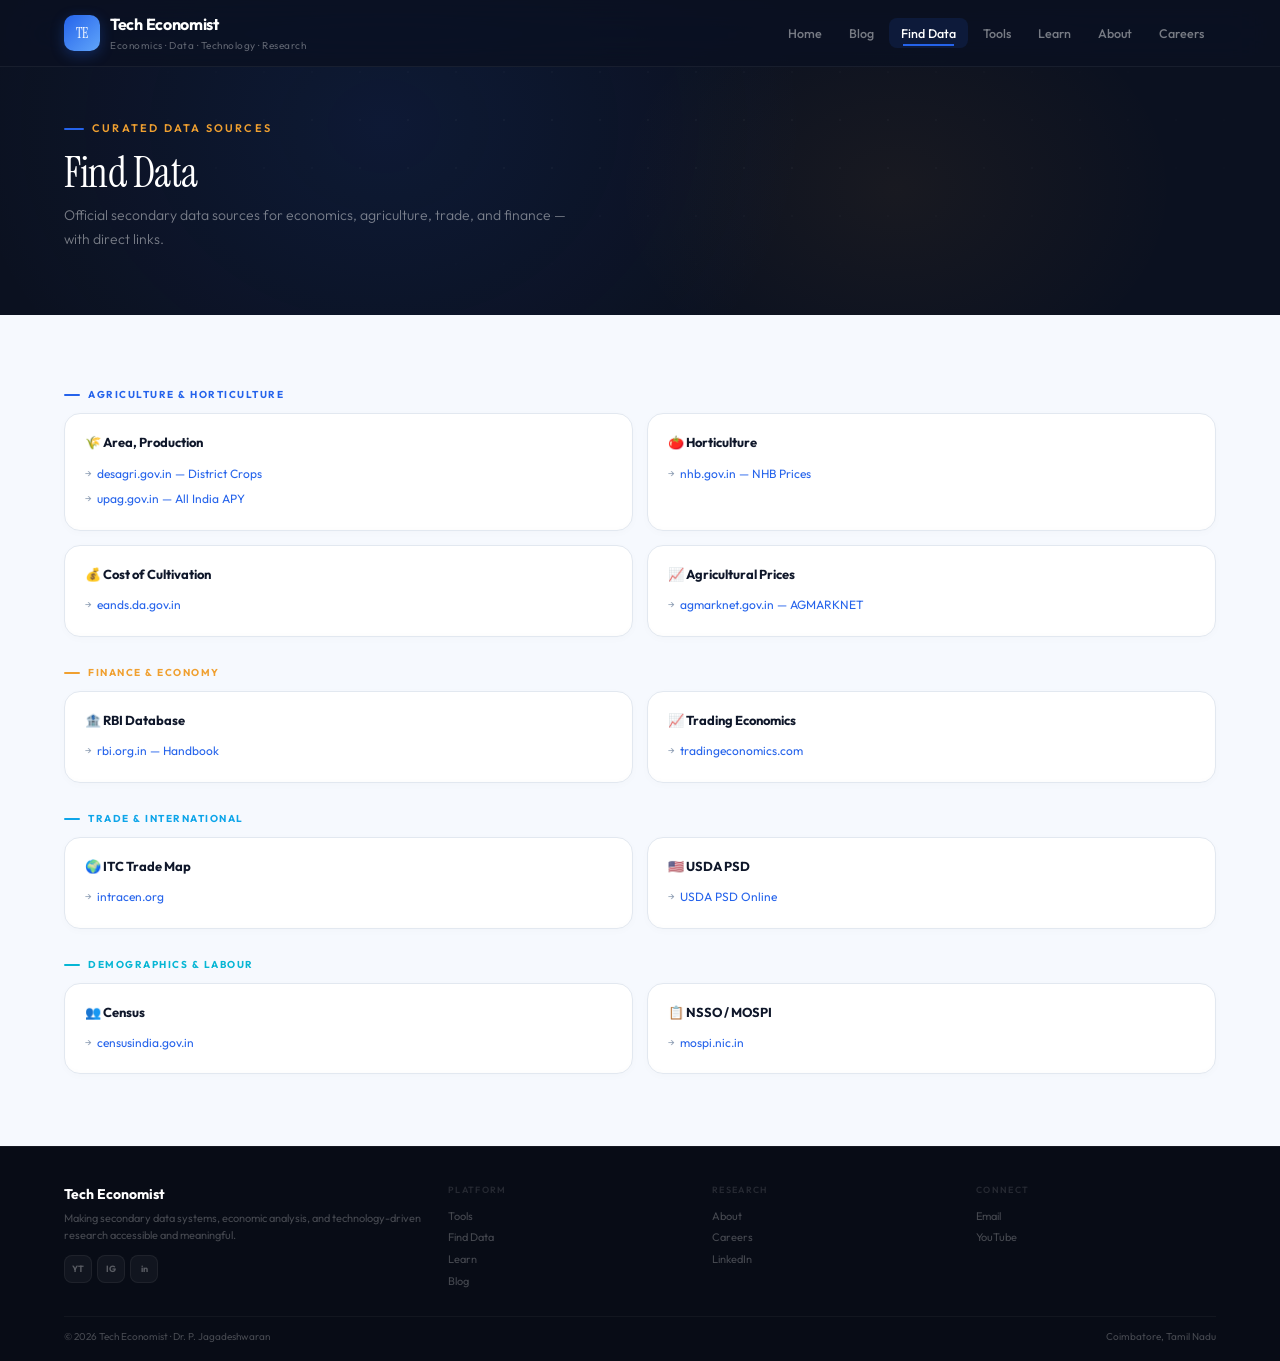
<file: find-data.html>
<!DOCTYPE html><html lang="en"><head><meta charset="UTF-8"><meta name="viewport" content="width=device-width, initial-scale=1.0">
<title>Find Data &mdash; Tech Economist</title><meta name="description" content="Curated secondary data sources for economics and agriculture.">
<link rel="stylesheet" href="style.css"></head><body>
<header class="header" id="hdr"><div class="wrap"><div class="header-inner">
<a href="index.html" class="logo"><div class="logo-gem"><span>TE</span></div><div><h1>Tech Economist</h1><small>Economics &middot; Data &middot; Technology &middot; Research</small></div></a>
<button class="nav-toggle" id="navToggle" onclick="document.getElementById('mainNav').classList.toggle('open')"><span></span><span></span><span></span></button>
<nav id="mainNav"><a href="index.html">Home</a><a href="blog.html">Blog</a><a href="find-data.html">Find Data</a><a href="analytical-tools.html">Tools</a><a href="learn-with-us.html">Learn</a><a href="about.html">About</a><a href="careers.html">Careers</a></nav>
</div></div></header>

<section class="page-hero"><div class="wrap">
<div class="hero-overline" style="color:var(--gold);">Curated Data Sources</div>
<h1>Find Data</h1>
<p>Official secondary data sources for economics, agriculture, trade, and finance &mdash; with direct links.</p>
</div></section>
<section class="section" style="background:var(--w-sec);"><div class="wrap">
<div class="ds-cat c1" style="margin-top:0;">Agriculture &amp; Horticulture</div>
<div class="g2" style="margin-bottom:16px;">
<div class="ds-card reveal"><h3>&#127806; Area, Production</h3><a class="ds-link" href="https://data.desagri.gov.in/website/crops-report-district-level-web" target="_blank">desagri.gov.in &mdash; District Crops</a><a class="ds-link" href="https://upag.gov.in/dash-reports/allindiaapy" target="_blank">upag.gov.in &mdash; All India APY</a></div>
<div class="ds-card reveal"><h3>&#127813; Horticulture</h3><a class="ds-link" href="https://nhb.gov.in/statistics/price-arrival-statistics.html" target="_blank">nhb.gov.in &mdash; NHB Prices</a></div>
<div class="ds-card reveal"><h3>&#128176; Cost of Cultivation</h3><a class="ds-link" href="http://eands.da.gov.in/Cost_of_Cultivation.htm" target="_blank">eands.da.gov.in</a></div>
<div class="ds-card reveal"><h3>&#128200; Agricultural Prices</h3><a class="ds-link" href="https://agmarknet.gov.in/home" target="_blank">agmarknet.gov.in &mdash; AGMARKNET</a></div>
</div>
<div class="ds-cat c2">Finance &amp; Economy</div>
<div class="g2" style="margin-bottom:16px;">
<div class="ds-card reveal"><h3>&#127974; RBI Database</h3><a class="ds-link" href="https://m.rbi.org.in/Scripts/AnnualPublications.aspx?head=Handbook+of+Statistics+on+Indian+States" target="_blank">rbi.org.in &mdash; Handbook</a></div>
<div class="ds-card reveal"><h3>&#128200; Trading Economics</h3><a class="ds-link" href="https://tradingeconomics.com/" target="_blank">tradingeconomics.com</a></div>
</div>
<div class="ds-cat c3">Trade &amp; International</div>
<div class="g2" style="margin-bottom:16px;">
<div class="ds-card reveal"><h3>&#127757; ITC Trade Map</h3><a class="ds-link" href="https://www.intracen.org/itc/market-info-tools/statistics-export-country-product/" target="_blank">intracen.org</a></div>
<div class="ds-card reveal"><h3>&#127482;&#127480; USDA PSD</h3><a class="ds-link" href="http://apps.fas.usda.gov/psdonline/psdHome.aspx" target="_blank">USDA PSD Online</a></div>
</div>
<div class="ds-cat c4">Demographics &amp; Labour</div>
<div class="g2">
<div class="ds-card reveal"><h3>&#128101; Census</h3><a class="ds-link" href="https://censusindia.gov.in/2011census/population_enumeration.html" target="_blank">censusindia.gov.in</a></div>
<div class="ds-card reveal"><h3>&#128203; NSSO / MOSPI</h3><a class="ds-link" href="http://www.mospi.nic.in/download-tables-data" target="_blank">mospi.nic.in</a></div>
</div>
</div></section>

<footer class="footer"><div class="wrap">
<div class="footer-grid">
<div class="footer-brand"><h3>Tech Economist</h3><p>Making secondary data systems, economic analysis, and technology-driven research accessible and meaningful.</p>
<div class="footer-social"><a href="https://www.youtube.com/@techeconomist6919" target="_blank">YT</a><a href="https://www.instagram.com/techeconomist" target="_blank">IG</a><a href="https://www.linkedin.com/in/jagadeshwaran-p-299a51121/" target="_blank">in</a></div></div>
<div class="footer-col"><h4>Platform</h4><a href="analytical-tools.html">Tools</a><a href="find-data.html">Find Data</a><a href="learn-with-us.html">Learn</a><a href="blog.html">Blog</a></div>
<div class="footer-col"><h4>Research</h4><a href="about.html">About</a><a href="careers.html">Careers</a><a href="https://www.linkedin.com/in/jagadeshwaran-p-299a51121/" target="_blank">LinkedIn</a></div>
<div class="footer-col"><h4>Connect</h4><a href="mailto:jagadeshtnau@gmail.com">Email</a><a href="https://www.youtube.com/@techeconomist6919" target="_blank">YouTube</a></div>
</div>
<div class="footer-bottom"><span>&copy; 2026 Tech Economist &middot; Dr. P. Jagadeshwaran</span><span>Coimbatore, Tamil Nadu</span></div>
</div></footer>
<script src="main.js"></script>
<script>window.addEventListener('scroll',()=>document.getElementById('hdr').classList.toggle('scrolled',window.scrollY>30));</script>
</body></html>
</file>
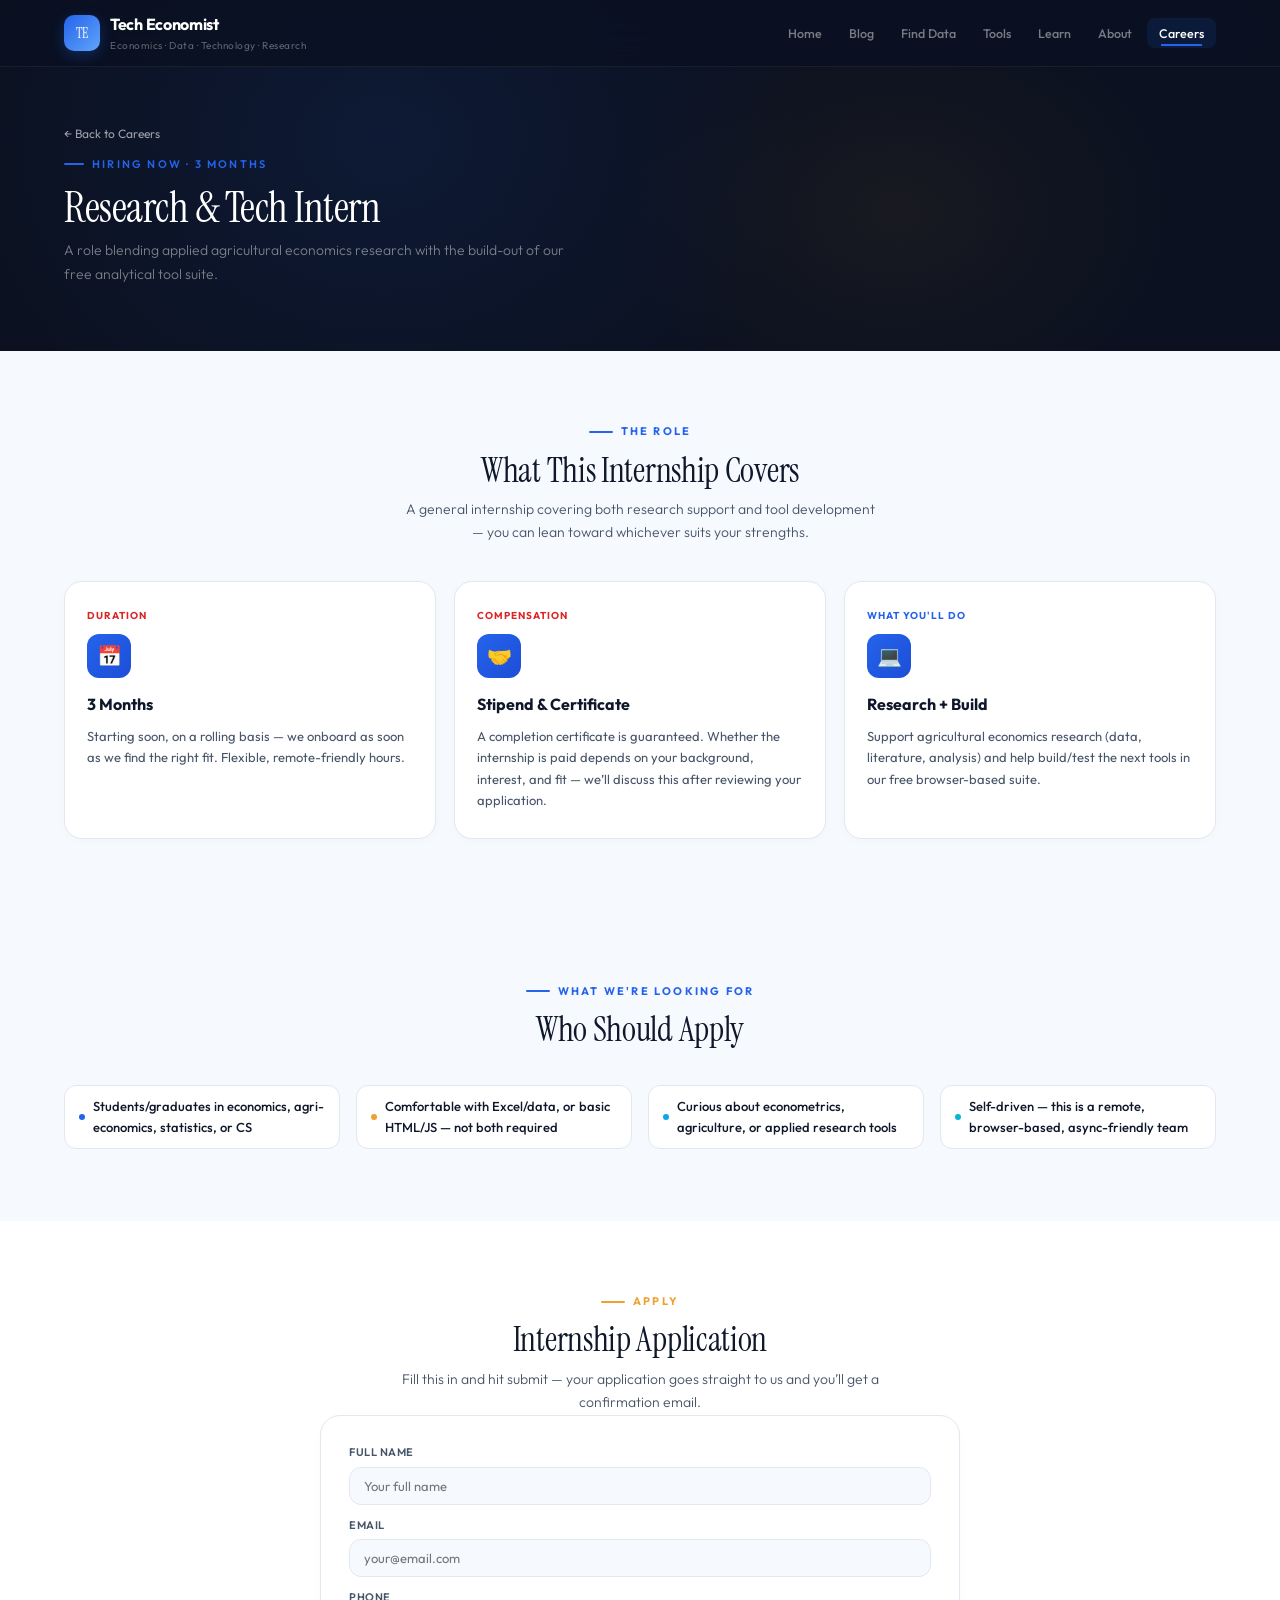
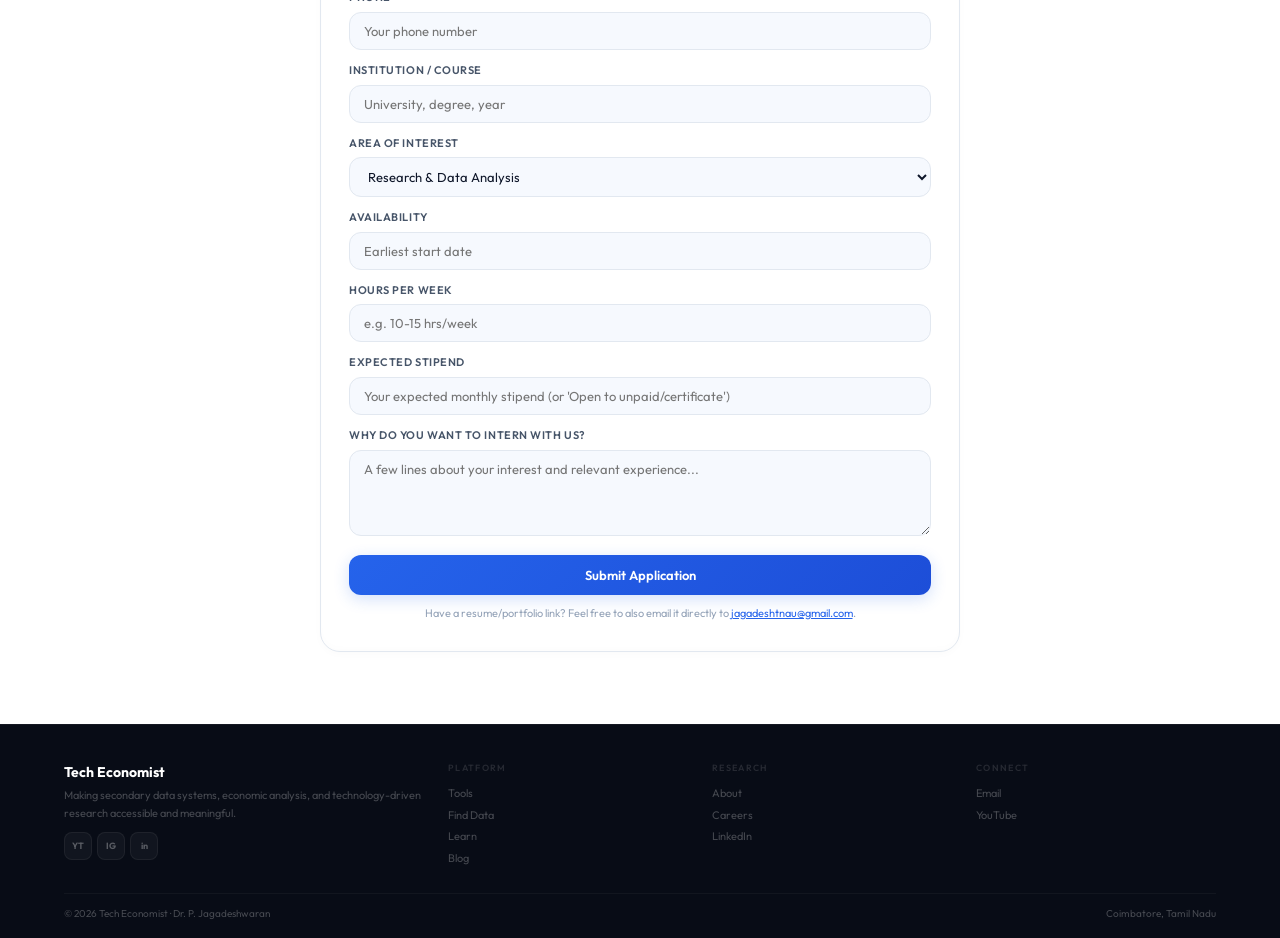
<file: internship.html>
<!DOCTYPE html><html lang="en"><head><meta charset="UTF-8"><meta name="viewport" content="width=device-width, initial-scale=1.0">
<title>Research &amp; Tech Intern &mdash; Tech Economist Careers</title><meta name="description" content="Apply for the Research &amp; Tech Intern role at Tech Economist &mdash; a 3-month internship blending applied agricultural economics research with tool-building.">
<link rel="stylesheet" href="style.css"></head><body>
<header class="header" id="hdr"><div class="wrap"><div class="header-inner">
<a href="index.html" class="logo"><div class="logo-gem"><span>TE</span></div><div><h1>Tech Economist</h1><small>Economics &middot; Data &middot; Technology &middot; Research</small></div></a>
<button class="nav-toggle" id="navToggle" onclick="document.getElementById('mainNav').classList.toggle('open')"><span></span><span></span><span></span></button>
<nav id="mainNav"><a href="index.html">Home</a><a href="blog.html">Blog</a><a href="find-data.html">Find Data</a><a href="analytical-tools.html">Tools</a><a href="learn-with-us.html">Learn</a><a href="about.html">About</a><a href="careers.html" class="active">Careers</a></nav>
</div></div></header>

<section class="page-hero"><div class="wrap">
<a href="careers.html" style="font-size:12px;color:rgba(255,255,255,.6);text-decoration:none;">&larr; Back to Careers</a>
<div class="hero-overline" style="margin-top:10px;">Hiring Now &middot; 3 Months</div>
<h1>Research &amp; Tech Intern</h1>
<p>A role blending applied agricultural economics research with the build-out of our free analytical tool suite.</p>
</div></section>

<section class="section" style="background:var(--w-sec);"><div class="wrap">
<div class="sec-head" style="text-align:center">
<div class="sec-overline accent" style="justify-content:center">The Role</div>
<h2 class="sec-title">What This Internship Covers</h2>
<p class="sec-desc" style="margin:0 auto">A general internship covering both research support and tool development &mdash; you can lean toward whichever suits your strengths.</p>
</div>
<div class="why-grid">
<div class="why-card reveal-pop"><div class="why-tag">Duration</div><div class="why-icon">&#128197;</div><h3>3 Months</h3><p>Starting soon, on a rolling basis &mdash; we onboard as soon as we find the right fit. Flexible, remote-friendly hours.</p></div>
<div class="why-card reveal-pop"><div class="why-tag">Compensation</div><div class="why-icon">&#129309;</div><h3>Stipend &amp; Certificate</h3><p>A completion certificate is guaranteed. Whether the internship is paid depends on your background, interest, and fit &mdash; we&rsquo;ll discuss this after reviewing your application.</p></div>
<div class="why-card sol reveal-pop"><div class="why-tag">What You'll Do</div><div class="why-icon">&#128187;</div><h3>Research + Build</h3><p>Support agricultural economics research (data, literature, analysis) and help build/test the next tools in our free browser-based suite.</p></div>
</div>
</div></section>

<section class="section"><div class="wrap">
<div class="sec-head" style="text-align:center">
<div class="sec-overline accent" style="justify-content:center">What We're Looking For</div>
<h2 class="sec-title">Who Should Apply</h2>
</div>
<div class="who-grid">
<div class="domain-item reveal"><div class="domain-dot" style="background:var(--accent);"></div><span style="font-size:13px;font-weight:500;">Students/graduates in economics, agri-economics, statistics, or CS</span></div>
<div class="domain-item reveal"><div class="domain-dot" style="background:var(--gold);"></div><span style="font-size:13px;font-weight:500;">Comfortable with Excel/data, or basic HTML/JS &mdash; not both required</span></div>
<div class="domain-item reveal"><div class="domain-dot" style="background:var(--mint);"></div><span style="font-size:13px;font-weight:500;">Curious about econometrics, agriculture, or applied research tools</span></div>
<div class="domain-item reveal"><div class="domain-dot" style="background:var(--coral);"></div><span style="font-size:13px;font-weight:500;">Self-driven &mdash; this is a remote, browser-based, async-friendly team</span></div>
</div>
</div></section>

<section class="section" style="background:var(--w-card);" id="apply-sec"><div class="wrap">
<div style="max-width:640px;margin:0 auto;">
<div class="sec-head" style="text-align:center">
<div class="sec-overline gold" style="justify-content:center">Apply</div>
<h2 class="sec-title">Internship Application</h2>
<p class="sec-desc" style="margin:0 auto">Fill this in and hit submit &mdash; your application goes straight to us and you&rsquo;ll get a confirmation email.</p>
</div>
<div class="form-box reveal">
<div id="apply-form-content">
<form id="apply-form" onsubmit="return sendApplication(event)">
<div class="form-group"><label class="form-label">Full Name</label><input class="form-input" type="text" name="name" placeholder="Your full name" required></div>
<div class="form-group"><label class="form-label">Email</label><input class="form-input" type="email" name="email" placeholder="your@email.com" required></div>
<div class="form-group"><label class="form-label">Phone</label><input class="form-input" type="tel" name="phone" placeholder="Your phone number" required></div>
<div class="form-group"><label class="form-label">Institution / Course</label><input class="form-input" type="text" name="institution" placeholder="University, degree, year"></div>
<div class="form-group"><label class="form-label">Area of Interest</label><select class="form-input" name="area"><option>Research &amp; Data Analysis</option><option>Tool Development (web/coding)</option><option>Both / Not Sure Yet</option></select></div>
<div class="form-group"><label class="form-label">Availability</label><input class="form-input" type="text" name="availability" placeholder="Earliest start date" required></div>
<div class="form-group"><label class="form-label">Hours per Week</label><input class="form-input" type="text" name="hours" placeholder="e.g. 10-15 hrs/week" required></div>
<div class="form-group"><label class="form-label">Expected Stipend</label><input class="form-input" type="text" name="stipend" placeholder="Your expected monthly stipend (or 'Open to unpaid/certificate')" required></div>
<div class="form-group"><label class="form-label">Why do you want to intern with us?</label><textarea class="form-textarea" name="message" rows="4" placeholder="A few lines about your interest and relevant experience..." required></textarea></div>
<button type="submit" class="form-submit" id="apply-submit-btn">Submit Application</button>
</form>
<p style="font-size:11px;color:var(--muted);text-align:center;margin-top:10px;">Have a resume/portfolio link? Feel free to also email it directly to <a href="mailto:jagadeshtnau@gmail.com" style="color:var(--accent);">jagadeshtnau@gmail.com</a>.</p>
</div>
<div id="apply-form-success" style="display:none;text-align:center;padding:32px 16px;">
<div style="font-size:32px;margin-bottom:8px;color:var(--mint);">&#10003;</div>
<h3 style="font-size:16px;color:var(--ink);margin-bottom:4px;">Thank You for Applying</h3>
<p style="font-size:13px;color:var(--muted);">Your application has been submitted. You&rsquo;ll receive an email from us regarding next steps.</p>
</div>
</div>
</div>
</div></section>

<footer class="footer"><div class="wrap">
<div class="footer-grid">
<div class="footer-brand"><h3>Tech Economist</h3><p>Making secondary data systems, economic analysis, and technology-driven research accessible and meaningful.</p>
<div class="footer-social"><a href="https://www.youtube.com/@techeconomist6919" target="_blank">YT</a><a href="https://www.instagram.com/techeconomist" target="_blank">IG</a><a href="https://www.linkedin.com/in/jagadeshwaran-p-299a51121/" target="_blank">in</a></div></div>
<div class="footer-col"><h4>Platform</h4><a href="analytical-tools.html">Tools</a><a href="find-data.html">Find Data</a><a href="learn-with-us.html">Learn</a><a href="blog.html">Blog</a></div>
<div class="footer-col"><h4>Research</h4><a href="about.html">About</a><a href="careers.html">Careers</a><a href="https://www.linkedin.com/in/jagadeshwaran-p-299a51121/" target="_blank">LinkedIn</a></div>
<div class="footer-col"><h4>Connect</h4><a href="mailto:jagadeshtnau@gmail.com">Email</a><a href="https://www.youtube.com/@techeconomist6919" target="_blank">YouTube</a></div>
</div>
<div class="footer-bottom"><span>&copy; 2026 Tech Economist &middot; Dr. P. Jagadeshwaran</span><span>Coimbatore, Tamil Nadu</span></div>
</div></footer>
<script src="main.js"></script>
<script>
const GAS_URL = 'https://script.google.com/macros/s/AKfycby9WOw4wQOf2kr_xCPiGvVoorsM6XmYfg0WqcfEnxoASCRnl6bvKlaV4Swfnh4Omru2xw/exec';

function sendApplication(e){
  e.preventDefault();
  var form = e.target;
  var btn = document.getElementById('apply-submit-btn');
  var orig = btn.textContent;
  btn.disabled = true;
  btn.textContent = 'Submitting...';
  var data = {};
  new FormData(form).forEach(function(v,k){ data[k]=v; });
  data.form_type = 'Internship Application';
  data.page = window.location.href;
  fetch(GAS_URL, { method: 'POST', mode: 'no-cors', headers: { 'Content-Type': 'application/json' }, body: JSON.stringify(data) })
  .then(function(){
    document.getElementById('apply-form-content').style.display = 'none';
    document.getElementById('apply-form-success').style.display = 'block';
  })
  .catch(function(){
    alert('Could not submit. Please email jagadeshtnau@gmail.com directly.');
    btn.disabled = false; btn.textContent = orig;
  });
  return false;
}
window.addEventListener('scroll',function(){document.getElementById('hdr').classList.toggle('scrolled',window.scrollY>30);});
</script>
</body></html>
</file>
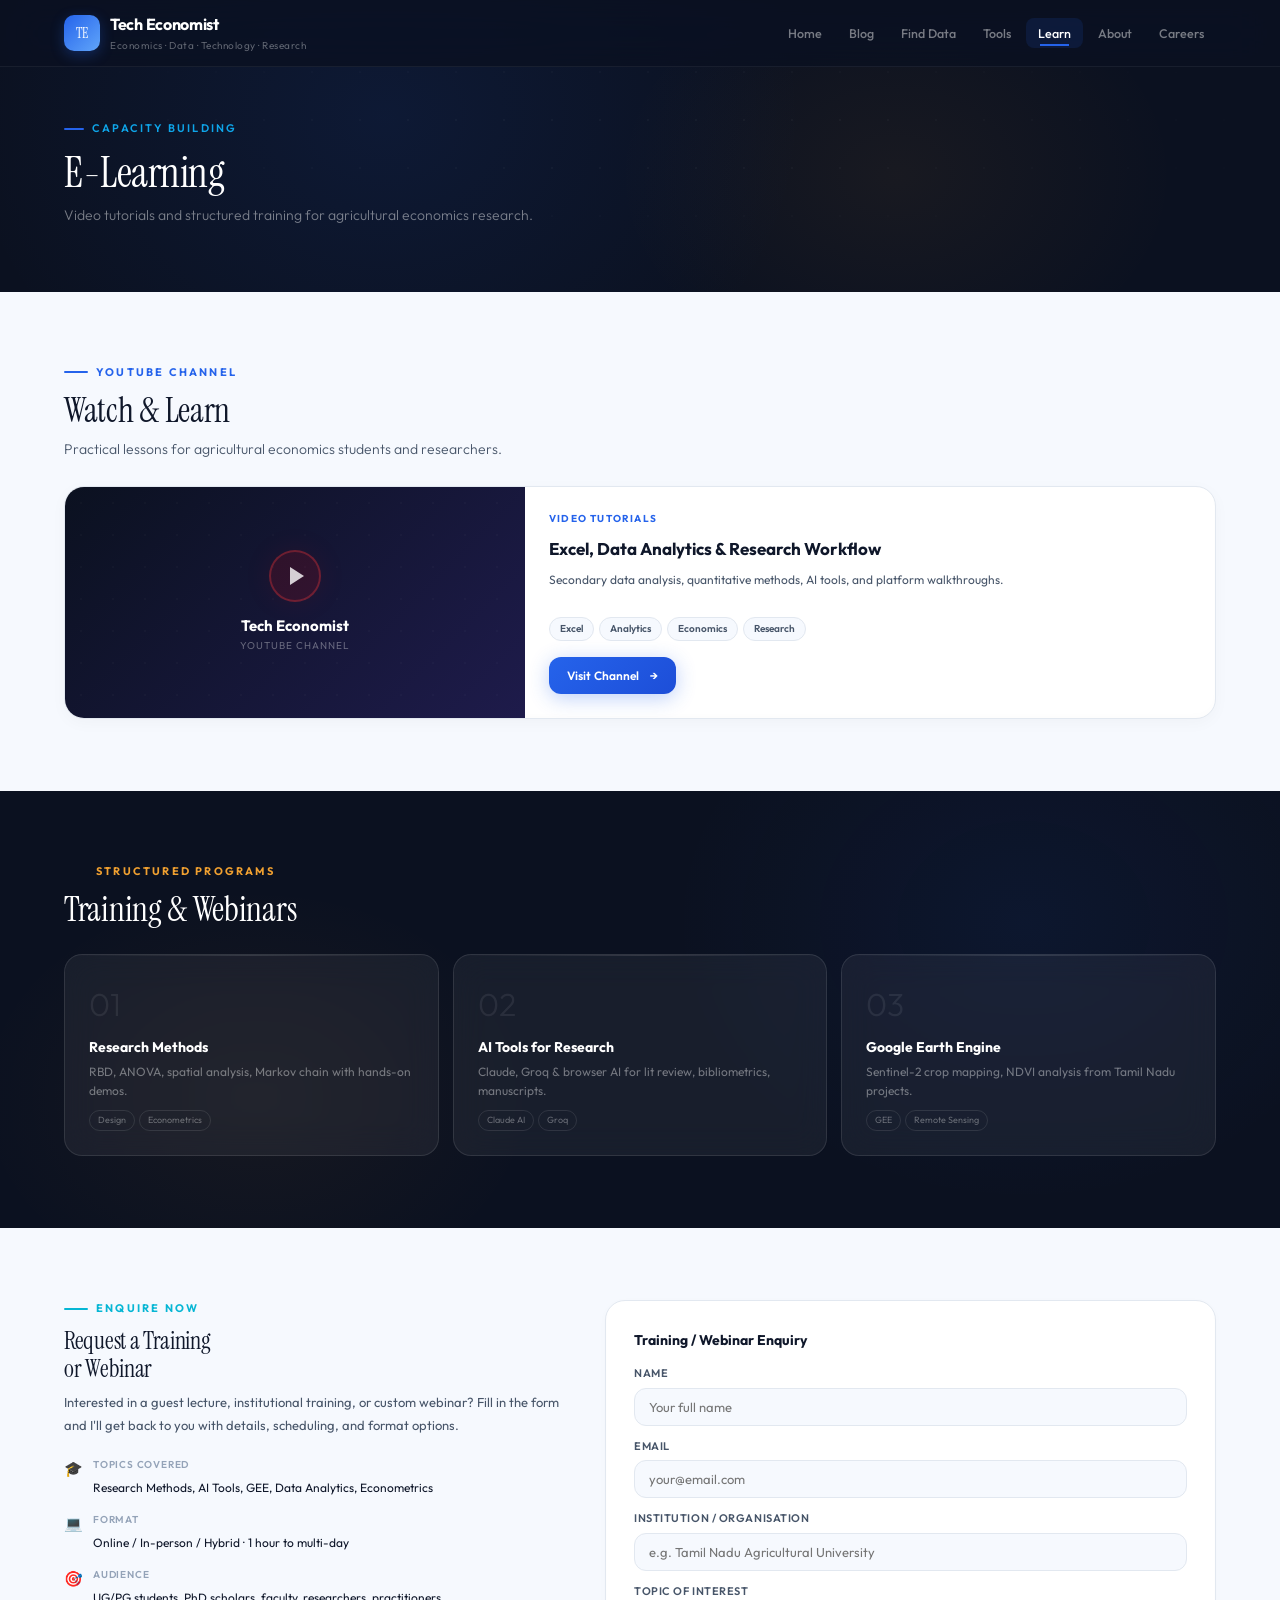
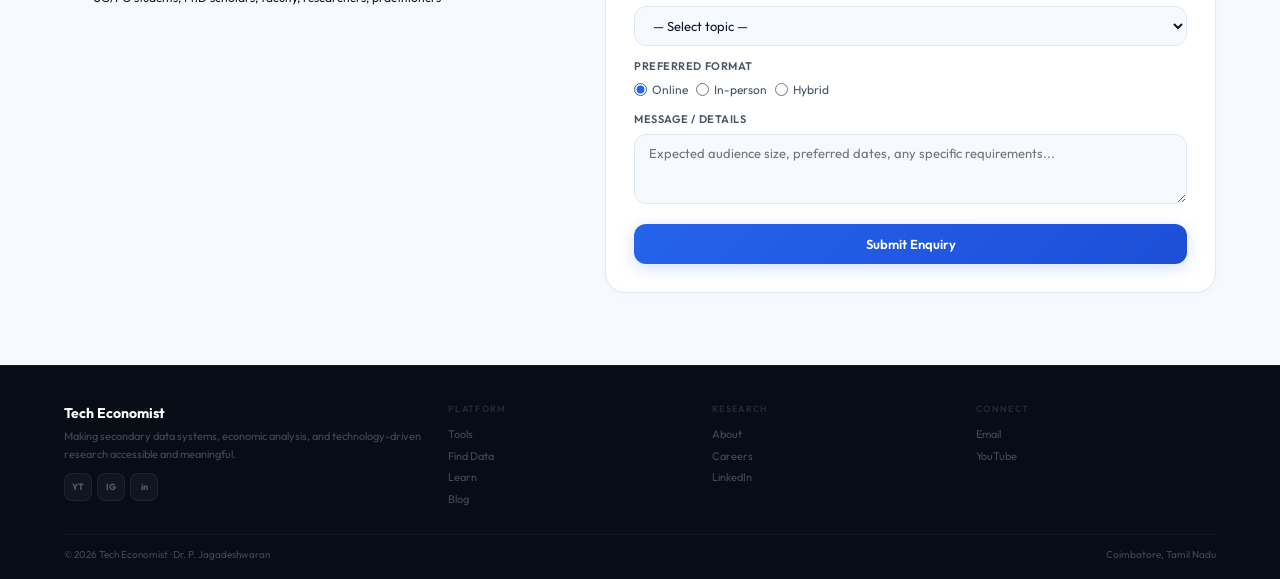
<file: learn-with-us.html>
<!DOCTYPE html><html lang="en"><head><meta charset="UTF-8"><meta name="viewport" content="width=device-width, initial-scale=1.0">
<title>Learn &mdash; Tech Economist</title><meta name="description" content="Video tutorials and training for research.">
<link rel="stylesheet" href="style.css"></head><body>
<header class="header" id="hdr"><div class="wrap"><div class="header-inner">
<a href="index.html" class="logo"><div class="logo-gem"><span>TE</span></div><div><h1>Tech Economist</h1><small>Economics &middot; Data &middot; Technology &middot; Research</small></div></a>
<button class="nav-toggle" id="navToggle" onclick="document.getElementById('mainNav').classList.toggle('open')"><span></span><span></span><span></span></button>
<nav id="mainNav"><a href="index.html">Home</a><a href="blog.html">Blog</a><a href="find-data.html">Find Data</a><a href="analytical-tools.html">Tools</a><a href="learn-with-us.html">Learn</a><a href="about.html">About</a><a href="careers.html">Careers</a></nav>
</div></div></header>

<section class="page-hero"><div class="wrap">
<div class="hero-overline" style="color:var(--mint);">Capacity Building</div>
<h1>E-Learning</h1>
<p>Video tutorials and structured training for agricultural economics research.</p>
</div></section>
<section class="section" style="background:var(--w-sec);"><div class="wrap">
<div class="reveal"><div class="sec-overline accent">YouTube Channel</div><h2 class="sec-title">Watch &amp; Learn</h2><p class="sec-desc" style="margin-bottom:24px;">Practical lessons for agricultural economics students and researchers.</p></div>
<div class="yt-card reveal">
<div class="yt-visual">
<div style="position:absolute;inset:0;background-image:radial-gradient(circle 1px,rgba(255,255,255,.02) 1px,transparent 1px);background-size:32px 32px;"></div>
<div class="yt-play" style="position:relative;z-index:1;"></div>
<div style="position:relative;z-index:1;font-size:15px;font-weight:700;color:#fff;">Tech Economist</div>
<div style="position:relative;z-index:1;font-size:10px;color:rgba(255,255,255,.35);text-transform:uppercase;letter-spacing:.1em;">YouTube Channel</div>
</div>
<div style="padding:24px;">
<div style="font-size:10px;text-transform:uppercase;letter-spacing:.12em;color:var(--accent);font-weight:700;margin-bottom:8px;">Video Tutorials</div>
<h3 style="font-size:17px;font-weight:700;color:var(--ink);margin-bottom:8px;">Excel, Data Analytics &amp; Research Workflow</h3>
<p style="font-size:12px;color:var(--slate);line-height:1.7;margin-bottom:16px;">Secondary data analysis, quantitative methods, AI tools, and platform walkthroughs.</p>
<div style="display:flex;gap:5px;flex-wrap:wrap;margin-bottom:16px;">
<span class="clay-tag">Excel</span><span class="clay-tag">Analytics</span><span class="clay-tag">Economics</span><span class="clay-tag">Research</span></div>
<a href="https://www.youtube.com/@techeconomist6919/videos" target="_blank" class="btn btn-accent btn-arrow" style="font-size:12px;padding:9px 18px;">Visit Channel</a>
</div></div>
</div></section>

<section class="section sec-dark"><div class="wrap">
<div class="reveal"><div class="sec-overline" style="color:var(--gold);">Structured Programs</div><h2 class="sec-title" style="color:#fff;">Training &amp; Webinars</h2></div>
<div class="g3" style="margin-top:24px;">
<div class="glass reveal" style="padding:24px;">
<div style="font-size:32px;font-weight:300;color:rgba(255,255,255,.08);margin-bottom:6px;">01</div>
<h3 style="font-size:14px;font-weight:700;color:#fff;margin-bottom:4px;">Research Methods</h3>
<p style="font-size:12px;color:rgba(255,255,255,.4);line-height:1.6;margin-bottom:10px;">RBD, ANOVA, spatial analysis, Markov chain with hands-on demos.</p>
<div style="display:flex;gap:4px;flex-wrap:wrap;"><span style="font-size:9px;padding:2px 8px;border-radius:100px;border:1px solid rgba(255,255,255,.1);color:rgba(255,255,255,.35);">Design</span><span style="font-size:9px;padding:2px 8px;border-radius:100px;border:1px solid rgba(255,255,255,.1);color:rgba(255,255,255,.35);">Econometrics</span></div>
</div>
<div class="glass reveal" style="padding:24px;">
<div style="font-size:32px;font-weight:300;color:rgba(255,255,255,.08);margin-bottom:6px;">02</div>
<h3 style="font-size:14px;font-weight:700;color:#fff;margin-bottom:4px;">AI Tools for Research</h3>
<p style="font-size:12px;color:rgba(255,255,255,.4);line-height:1.6;margin-bottom:10px;">Claude, Groq &amp; browser AI for lit review, bibliometrics, manuscripts.</p>
<div style="display:flex;gap:4px;flex-wrap:wrap;"><span style="font-size:9px;padding:2px 8px;border-radius:100px;border:1px solid rgba(255,255,255,.1);color:rgba(255,255,255,.35);">Claude AI</span><span style="font-size:9px;padding:2px 8px;border-radius:100px;border:1px solid rgba(255,255,255,.1);color:rgba(255,255,255,.35);">Groq</span></div>
</div>
<div class="glass reveal" style="padding:24px;">
<div style="font-size:32px;font-weight:300;color:rgba(255,255,255,.08);margin-bottom:6px;">03</div>
<h3 style="font-size:14px;font-weight:700;color:#fff;margin-bottom:4px;">Google Earth Engine</h3>
<p style="font-size:12px;color:rgba(255,255,255,.4);line-height:1.6;margin-bottom:10px;">Sentinel-2 crop mapping, NDVI analysis from Tamil Nadu projects.</p>
<div style="display:flex;gap:4px;flex-wrap:wrap;"><span style="font-size:9px;padding:2px 8px;border-radius:100px;border:1px solid rgba(255,255,255,.1);color:rgba(255,255,255,.35);">GEE</span><span style="font-size:9px;padding:2px 8px;border-radius:100px;border:1px solid rgba(255,255,255,.1);color:rgba(255,255,255,.35);">Remote Sensing</span></div>
</div>
</div>
</div></section>

<section class="section" style="background:var(--w-sec);">
<div class="wrap">
<div style="display:grid;grid-template-columns:1fr 1.2fr;gap:32px;" class="eq-grid">
<div class="reveal">
<div class="sec-overline coral">Enquire Now</div>
<h2 class="sec-title" style="font-size:24px;">Request a Training<br>or Webinar</h2>
<p style="font-size:13px;color:var(--slate);line-height:1.8;margin-bottom:20px;">Interested in a guest lecture, institutional training, or custom webinar? Fill in the form and I'll get back to you with details, scheduling, and format options.</p>
<div style="display:flex;flex-direction:column;gap:12px;">
<div style="display:flex;gap:10px;align-items:flex-start;">
<span style="font-size:15px;">&#127891;</span>
<div><div style="font-size:10px;text-transform:uppercase;letter-spacing:.08em;color:var(--muted);font-weight:600;margin-bottom:1px;">Topics Covered</div>
<span style="font-size:12px;color:var(--ink);">Research Methods, AI Tools, GEE, Data Analytics, Econometrics</span></div>
</div>
<div style="display:flex;gap:10px;align-items:flex-start;">
<span style="font-size:15px;">&#128187;</span>
<div><div style="font-size:10px;text-transform:uppercase;letter-spacing:.08em;color:var(--muted);font-weight:600;margin-bottom:1px;">Format</div>
<span style="font-size:12px;color:var(--ink);">Online / In-person / Hybrid · 1 hour to multi-day</span></div>
</div>
<div style="display:flex;gap:10px;align-items:flex-start;">
<span style="font-size:15px;">&#127919;</span>
<div><div style="font-size:10px;text-transform:uppercase;letter-spacing:.08em;color:var(--muted);font-weight:600;margin-bottom:1px;">Audience</div>
<span style="font-size:12px;color:var(--ink);">UG/PG students, PhD scholars, faculty, researchers, practitioners</span></div>
</div>
</div>
</div>
<div class="form-box reveal">
<div id="learn-form-content">
<h3 style="font-size:14px;font-weight:700;color:var(--ink);margin-bottom:14px;">Training / Webinar Enquiry</h3>
<form id="learn-form" onsubmit="return sendEmail(event,'learn')">
<div class="form-group"><label class="form-label">Name</label><input class="form-input" name="name" placeholder="Your full name" required></div>
<div class="form-group"><label class="form-label">Email</label><input class="form-input" type="email" name="email" placeholder="your@email.com" required></div>
<div class="form-group"><label class="form-label">Institution / Organisation</label><input class="form-input" name="institution" placeholder="e.g. Tamil Nadu Agricultural University"></div>
<div class="form-group"><label class="form-label">Topic of Interest</label>
<select class="form-input" name="topic" style="appearance:auto;">
<option value="">— Select topic —</option>
<option>Research Methods in Agricultural Economics</option>
<option>AI Tools for Academic Research</option>
<option>Google Earth Engine for Agriculture</option>
<option>Data Analytics & Excel</option>
<option>Econometrics (Logit/Probit/Markov)</option>
<option>Custom / Other</option>
</select></div>
<div class="form-group"><label class="form-label">Preferred Format</label>
<div style="display:flex;gap:8px;flex-wrap:wrap;">
<label style="display:flex;align-items:center;gap:5px;font-size:12px;color:var(--slate);cursor:pointer;"><input type="radio" name="format" value="Online" checked style="accent-color:var(--accent);"> Online</label>
<label style="display:flex;align-items:center;gap:5px;font-size:12px;color:var(--slate);cursor:pointer;"><input type="radio" name="format" value="In-person" style="accent-color:var(--accent);"> In-person</label>
<label style="display:flex;align-items:center;gap:5px;font-size:12px;color:var(--slate);cursor:pointer;"><input type="radio" name="format" value="Hybrid" style="accent-color:var(--accent);"> Hybrid</label>
</div></div>
<div class="form-group"><label class="form-label">Message / Details</label><textarea class="form-textarea" name="message" rows="3" placeholder="Expected audience size, preferred dates, any specific requirements..."></textarea></div>
<button type="submit" class="form-submit" id="learn-submit-btn">Submit Enquiry</button>
</form>
</div>
<div id="learn-form-success" style="display:none;text-align:center;padding:32px 16px;">
<div style="font-size:32px;margin-bottom:8px;color:var(--mint);">&#10003;</div>
<h3 style="font-size:16px;color:var(--ink);margin-bottom:4px;">Enquiry Submitted</h3>
<p style="font-size:13px;color:var(--muted);">Thank you! I'll respond with details shortly.</p>
</div>
</div>
</div>
</div>
</section>
<style>@media(max-width:640px){.eq-grid{grid-template-columns:1fr!important}}</style>

<footer class="footer"><div class="wrap">
<div class="footer-grid">
<div class="footer-brand"><h3>Tech Economist</h3><p>Making secondary data systems, economic analysis, and technology-driven research accessible and meaningful.</p>
<div class="footer-social"><a href="https://www.youtube.com/@techeconomist6919" target="_blank">YT</a><a href="https://www.instagram.com/techeconomist" target="_blank">IG</a><a href="https://www.linkedin.com/in/jagadeshwaran-p-299a51121/" target="_blank">in</a></div></div>
<div class="footer-col"><h4>Platform</h4><a href="analytical-tools.html">Tools</a><a href="find-data.html">Find Data</a><a href="learn-with-us.html">Learn</a><a href="blog.html">Blog</a></div>
<div class="footer-col"><h4>Research</h4><a href="about.html">About</a><a href="careers.html">Careers</a><a href="https://www.linkedin.com/in/jagadeshwaran-p-299a51121/" target="_blank">LinkedIn</a></div>
<div class="footer-col"><h4>Connect</h4><a href="mailto:jagadeshtnau@gmail.com">Email</a><a href="https://www.youtube.com/@techeconomist6919" target="_blank">YouTube</a></div>
</div>
<div class="footer-bottom"><span>&copy; 2026 Tech Economist &middot; Dr. P. Jagadeshwaran</span><span>Coimbatore, Tamil Nadu</span></div>
</div></footer>
<script src="main.js"></script>
<script>
// ═══ Replace with your deployed GAS Web App URL ═══
const GAS_URL = 'https://script.google.com/macros/s/AKfycby9WOw4wQOf2kr_xCPiGvVoorsM6XmYfg0WqcfEnxoASCRnl6bvKlaV4Swfnh4Omru2xw/exec';

function sendEmail(e, formType) {
  e.preventDefault();
  const form = e.target;
  const btn = document.getElementById(formType + '-submit-btn');
  const orig = btn.textContent;
  btn.disabled = true;
  btn.textContent = 'Sending...';

  const data = {};
  new FormData(form).forEach((v, k) => data[k] = v);
  data.form_type = formType === 'learn' ? 'Training/Webinar Enquiry' : 'Contact Message';
  data.page = window.location.href;

  fetch(GAS_URL, {
    method: 'POST',
    mode: 'no-cors',
    headers: { 'Content-Type': 'application/json' },
    body: JSON.stringify(data)
  })
  .then(() => {
    document.getElementById(formType + '-form-content').style.display = 'none';
    document.getElementById(formType + '-form-success').style.display = 'block';
  })
  .catch(() => {
    alert('Could not send. Please email jagadeshtnau@gmail.com directly.');
    btn.disabled = false;
    btn.textContent = orig;
  });
  return false;
}
</script>
<script>window.addEventListener('scroll',()=>document.getElementById('hdr').classList.toggle('scrolled',window.scrollY>30));</script>
</body></html>
</file>
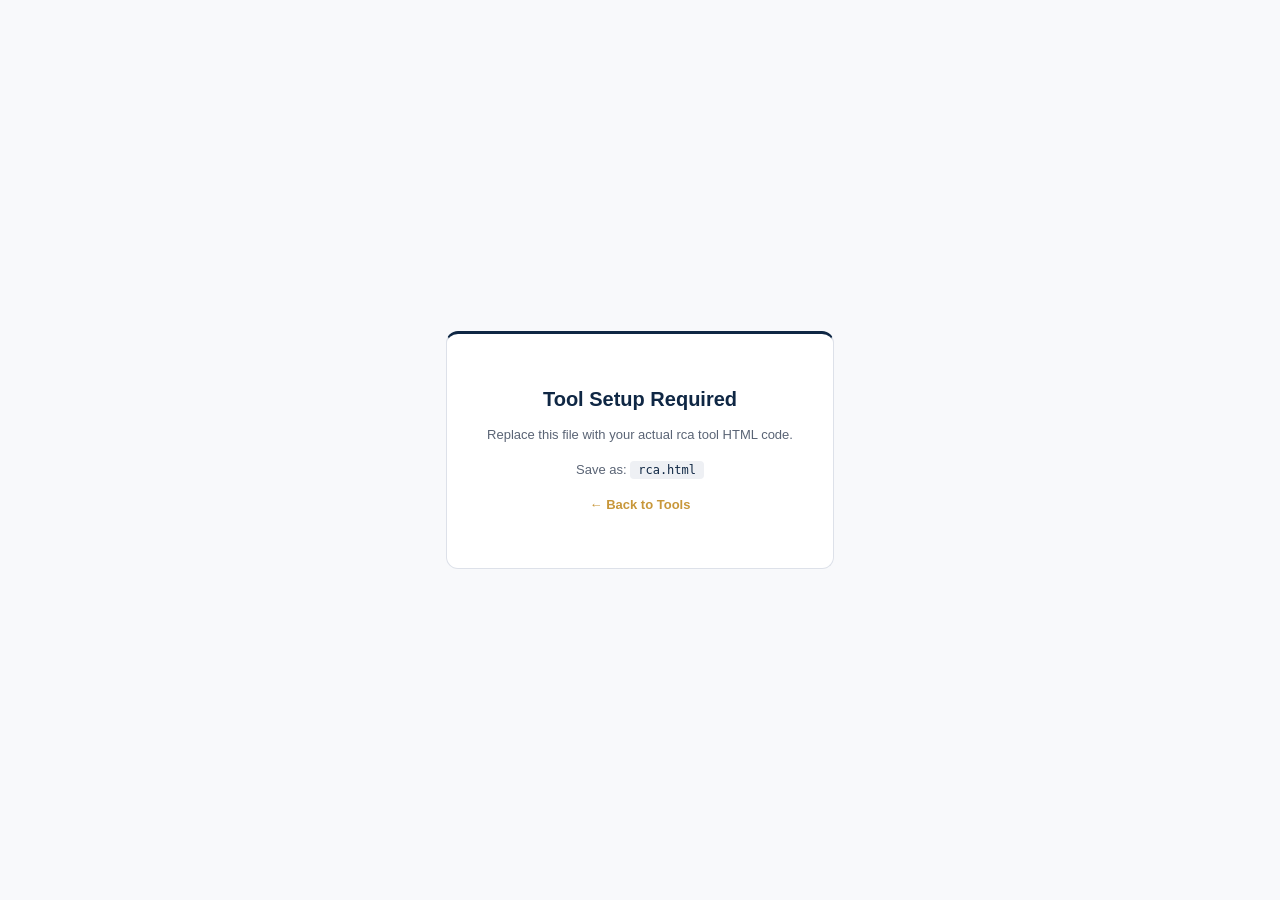
<file: rca.html>
<!DOCTYPE html><html lang="en"><head><meta charset="UTF-8"><meta name="viewport" content="width=device-width, initial-scale=1.0">
<title>Setup Required — Tech Economist</title>
<style>body{font-family:'Segoe UI',sans-serif;background:#f8f9fb;color:#2c3340;display:flex;align-items:center;justify-content:center;min-height:100vh;margin:0;text-align:center}.box{max-width:460px;padding:40px;background:#fff;border:1px solid #dde1e9;border-radius:12px;border-top:3px solid #0f2744}h1{font-size:20px;color:#0f2744;margin-bottom:8px}p{font-size:13px;color:#5a6475;line-height:1.7;margin-bottom:12px}code{background:#eef0f4;padding:2px 8px;border-radius:4px;font-size:12px;color:#0f2744}a{color:#c8973a;text-decoration:none;font-weight:600}a:hover{text-decoration:underline}</style>
</head><body><div class="box"><h1>Tool Setup Required</h1><p>Replace this file with your actual rca tool HTML code.</p><p>Save as: <code>rca.html</code></p><p><a href="analytical-tools.html">&larr; Back to Tools</a></p></div></body></html>
</file>
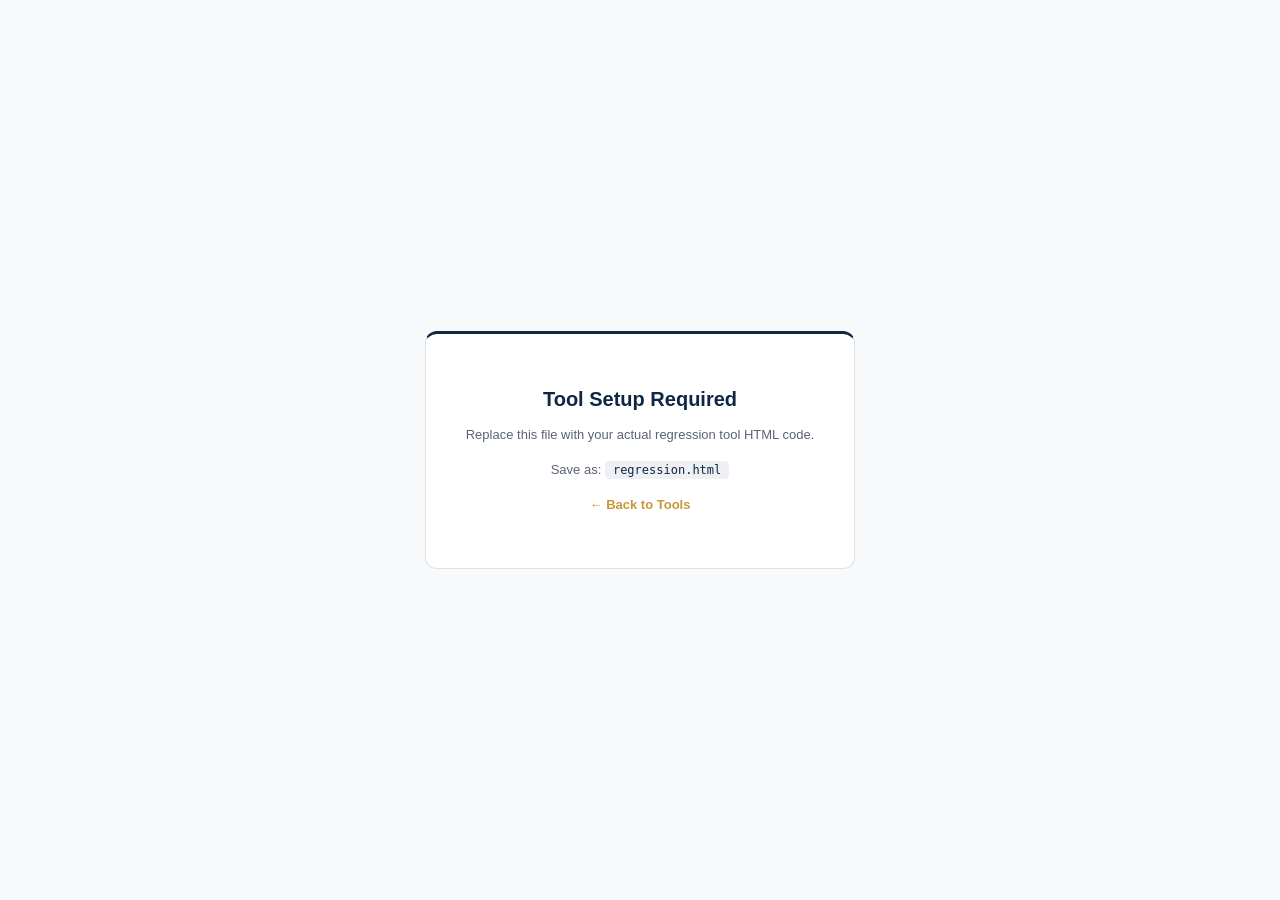
<file: regression.html>
<!DOCTYPE html><html lang="en"><head><meta charset="UTF-8"><meta name="viewport" content="width=device-width, initial-scale=1.0">
<title>Setup Required — Tech Economist</title>
<style>body{font-family:'Segoe UI',sans-serif;background:#f8f9fb;color:#2c3340;display:flex;align-items:center;justify-content:center;min-height:100vh;margin:0;text-align:center}.box{max-width:460px;padding:40px;background:#fff;border:1px solid #dde1e9;border-radius:12px;border-top:3px solid #0f2744}h1{font-size:20px;color:#0f2744;margin-bottom:8px}p{font-size:13px;color:#5a6475;line-height:1.7;margin-bottom:12px}code{background:#eef0f4;padding:2px 8px;border-radius:4px;font-size:12px;color:#0f2744}a{color:#c8973a;text-decoration:none;font-weight:600}a:hover{text-decoration:underline}</style>
</head><body><div class="box"><h1>Tool Setup Required</h1><p>Replace this file with your actual regression tool HTML code.</p><p>Save as: <code>regression.html</code></p><p><a href="analytical-tools.html">&larr; Back to Tools</a></p></div></body></html>
</file>
<file: style.css>
@import url('https://fonts.googleapis.com/css2?family=Instrument+Serif:ital@0;1&family=Outfit:wght@300;400;500;600;700;800&family=JetBrains+Mono:wght@400;500&display=swap');
:root{
  --bg-deep:#080c16;--bg-hero:#0b1120;
  --glass:rgba(255,255,255,.055);--glass-b:rgba(255,255,255,.09);--glass-bdr:rgba(255,255,255,.1);
  --accent:#2563eb;--accent-s:rgba(37,99,235,.12);--accent-g:rgba(37,99,235,.25);
  --gold:#f0a030;--gold-s:rgba(240,160,48,.1);
  --mint:#0ea5e9;--mint-s:rgba(14,165,233,.1);
  --coral:#06b6d4;--coral-s:rgba(6,182,212,.1);
  --sky:#3b82f6;--sky-s:rgba(59,130,246,.1);
  --w:#fff;--w-sec:#f6f9fe;--w-card:#fff;
  --ink:#0f172a;--slate:#475569;--muted:#94a3b8;--border:#e2e8f0;
  --serif:'Instrument Serif',Georgia,serif;
  --sans:'Outfit',-apple-system,sans-serif;
  --mono:'JetBrains Mono',monospace;
}
*,*::before,*::after{margin:0;padding:0;box-sizing:border-box}
html{scroll-behavior:smooth}
body{font-family:var(--sans);color:var(--ink);background:var(--w-sec);line-height:1.6;-webkit-font-smoothing:antialiased;overflow-x:hidden}
::selection{background:var(--accent);color:#fff}
.wrap{max-width:1200px;margin:0 auto;padding:0 24px}

/* ═══ HEADER ═══ */
.header{position:fixed;top:0;left:0;right:0;z-index:1000;padding:12px 0;background:rgba(11,17,32,.85);backdrop-filter:blur(24px) saturate(180%);-webkit-backdrop-filter:blur(24px) saturate(180%);border-bottom:1px solid rgba(255,255,255,.06);transition:all .4s cubic-bezier(.4,0,.2,1)}
.header.scrolled{background:rgba(11,17,32,.92);padding:9px 0}
.header-inner{display:flex;align-items:center;justify-content:space-between}
.logo{display:flex;align-items:center;gap:10px;text-decoration:none;color:#fff}
.logo-gem{width:36px;height:36px;border-radius:10px;background:linear-gradient(135deg,var(--accent),#60a5fa);display:flex;align-items:center;justify-content:center;box-shadow:0 4px 14px rgba(37,99,235,.3)}
.logo-gem span{font-family:var(--serif);font-size:14px;color:#fff}
.logo h1{font-size:16px;font-weight:700;letter-spacing:-.3px}
.logo small{display:block;font-size:10px;color:rgba(255,255,255,.35);font-weight:400;letter-spacing:.05em}
nav{display:flex;align-items:center;gap:3px}
nav a{color:rgba(255,255,255,.45);text-decoration:none;font-size:12.5px;font-weight:500;padding:5px 12px;border-radius:8px;transition:all .2s}
nav a:hover{color:#fff;background:rgba(255,255,255,.08)}
nav a.active{color:#fff;background:var(--accent-s)}
.nav-toggle{display:none;background:none;border:1px solid rgba(255,255,255,.15);border-radius:8px;cursor:pointer;padding:5px 7px;flex-direction:column;gap:3px}
.nav-toggle span{display:block;width:16px;height:1.5px;background:#fff}

/* ═══ HERO ═══ */
.page-hero{background:var(--bg-hero);padding:120px 0 64px;position:relative;overflow:hidden;color:#fff}
.page-hero::before{content:'';position:absolute;inset:0;background:radial-gradient(ellipse 600px 500px at 30% 40%,rgba(37,99,235,.1),transparent 70%),radial-gradient(ellipse 400px 300px at 70% 60%,rgba(240,160,48,.06),transparent 70%)}
.page-hero::after{content:'';position:absolute;inset:0;background-image:radial-gradient(circle 1px,rgba(255,255,255,.03) 1px,transparent 1px);background-size:48px 48px;mask-image:radial-gradient(ellipse 70% 60% at 50% 45%,#000 20%,transparent 80%);-webkit-mask-image:radial-gradient(ellipse 70% 60% at 50% 45%,#000 20%,transparent 80%)}
.page-hero .wrap{position:relative;z-index:1}
.hero-overline{font-size:11px;text-transform:uppercase;letter-spacing:.2em;color:var(--accent);font-weight:600;margin-bottom:12px;display:flex;align-items:center;gap:8px}
.hero-overline::before{content:'';width:20px;height:2px;background:var(--accent);border-radius:1px}
.page-hero h1{font-family:var(--serif);font-size:42px;font-weight:400;line-height:1.1;margin-bottom:8px;letter-spacing:-.5px}
.page-hero p{font-size:14px;color:rgba(255,255,255,.45);max-width:520px;line-height:1.7;font-weight:300}

/* ═══ BUTTONS ═══ */
.btn{display:inline-flex;align-items:center;gap:6px;padding:11px 22px;font-family:var(--sans);font-size:13px;font-weight:600;border:none;cursor:pointer;transition:all .25s cubic-bezier(.4,0,.2,1);text-decoration:none;border-radius:12px;letter-spacing:.01em}
.btn-accent{background:linear-gradient(135deg,var(--accent),#1d4ed8);color:#fff;box-shadow:0 4px 20px rgba(37,99,235,.3)}
.btn-accent:hover{transform:translateY(-2px);box-shadow:0 8px 30px rgba(37,99,235,.4)}
.btn-glass{background:rgba(255,255,255,.06);color:rgba(255,255,255,.65);border:1px solid rgba(255,255,255,.1);backdrop-filter:blur(10px)}
.btn-glass:hover{background:rgba(255,255,255,.12);color:#fff}
.btn-clay{background:var(--w-card);color:var(--ink);border:1px solid var(--border);box-shadow:0 2px 8px rgba(0,0,0,.03),inset 0 -2px 4px rgba(0,0,0,.015);border-radius:12px}
.btn-clay:hover{transform:translateY(-2px);box-shadow:0 8px 24px rgba(0,0,0,.07),inset 0 -2px 4px rgba(0,0,0,.015)}
.btn-arrow::after{content:'→';margin-left:4px;transition:transform .2s}
.btn-arrow:hover::after{transform:translateX(3px)}

/* ═══ SECTIONS ═══ */
.section{padding:72px 0}
.sec-overline{font-size:11px;text-transform:uppercase;letter-spacing:.2em;font-weight:700;margin-bottom:10px;display:flex;align-items:center;gap:8px}
.sec-overline::before{content:'';width:24px;height:2px;border-radius:1px}
.sec-overline.accent{color:var(--accent)}.sec-overline.accent::before{background:var(--accent)}
.sec-overline.gold{color:var(--gold)}.sec-overline.gold::before{background:var(--gold)}
.sec-overline.mint{color:var(--mint)}.sec-overline.mint::before{background:var(--mint)}
.sec-overline.coral{color:var(--coral)}.sec-overline.coral::before{background:var(--coral)}
.sec-title{font-family:var(--serif);font-size:34px;font-weight:400;line-height:1.15;margin-bottom:8px;letter-spacing:-.3px}
.sec-desc{font-size:14px;color:var(--slate);max-width:480px;line-height:1.7;font-weight:300}
.sec-dark{background:var(--bg-hero);color:#fff;position:relative;overflow:hidden}
.sec-dark::before{content:'';position:absolute;inset:0;background:radial-gradient(ellipse 500px 400px at 80% 30%,rgba(37,99,235,.07),transparent 70%),radial-gradient(ellipse 400px 300px at 20% 70%,rgba(240,160,48,.05),transparent 70%)}
.sec-dark .wrap{position:relative;z-index:1}

/* ═══ CLAY CARDS ═══ */
.clay{background:var(--w-card);border:1px solid var(--border);border-radius:20px;padding:24px;transition:all .35s cubic-bezier(.4,0,.2,1);box-shadow:0 2px 8px rgba(0,0,0,.025),0 8px 32px rgba(0,0,0,.025),inset 0 -3px 6px rgba(0,0,0,.012);cursor:pointer;position:relative;overflow:hidden}
.clay:hover{transform:translateY(-5px);box-shadow:0 4px 12px rgba(0,0,0,.04),0 16px 48px rgba(0,0,0,.07),inset 0 -3px 6px rgba(0,0,0,.012)}
.clay::after{content:'';position:absolute;top:0;left:0;right:0;height:3px;border-radius:20px 20px 0 0;opacity:0;transition:opacity .3s}
.clay:hover::after{opacity:1}
.clay.c1::after{background:linear-gradient(90deg,var(--accent),#60a5fa)}
.clay.c2::after{background:linear-gradient(90deg,var(--gold),#fbbf24)}
.clay.c3::after{background:linear-gradient(90deg,var(--mint),#7dd3fc)}
.clay.c4::after{background:linear-gradient(90deg,var(--coral),#67e8f9)}
.clay.c5::after{background:linear-gradient(90deg,var(--sky),#7dd3fc)}
.clay-badge{width:42px;height:42px;border-radius:12px;display:flex;align-items:center;justify-content:center;font-family:var(--mono);font-size:11px;font-weight:700;margin-bottom:14px;box-shadow:inset 0 -2px 4px rgba(0,0,0,.05),0 2px 8px rgba(0,0,0,.04)}
.cb1{background:linear-gradient(135deg,#dbeafe,#bfdbfe);color:var(--accent)}
.cb2{background:linear-gradient(135deg,#fef3c7,#fde68a);color:#92400e}
.cb3{background:linear-gradient(135deg,#d1fae5,#a7f3d0);color:#065f46}
.cb4{background:linear-gradient(135deg,#fce7f3,#fbcfe8);color:#9d174d}
.cb5{background:linear-gradient(135deg,#e0f2fe,#bae6fd);color:#0c4a6e}
.clay h3{font-size:15px;font-weight:700;color:var(--ink);margin-bottom:5px}
.clay p{font-size:12.5px;color:var(--slate);line-height:1.6}
.clay-tag{display:inline-block;font-size:10px;font-weight:600;padding:3px 10px;border-radius:100px;background:var(--w-sec);color:var(--slate);border:1px solid var(--border);margin-top:10px}
.clay .launch{display:flex;align-items:center;gap:4px;font-size:11px;font-weight:600;color:var(--accent);margin-top:10px;opacity:0;transform:translateY(4px);transition:all .25s}
.clay:hover .launch{opacity:1;transform:none}
.clay .launch::after{content:'→';transition:transform .2s}
.clay:hover .launch::after{transform:translateX(3px)}

/* ═══ GLASS CARD (dark sections) ═══ */
.glass{background:var(--glass);border:1px solid var(--glass-bdr);backdrop-filter:blur(16px);-webkit-backdrop-filter:blur(16px);border-radius:18px;padding:22px;position:relative}
.glass::before{content:'';position:absolute;top:0;left:0;right:0;height:1px;background:linear-gradient(90deg,transparent,rgba(255,255,255,.12),transparent)}

/* ═══ GRIDS ═══ */
.g2{display:grid;grid-template-columns:repeat(2,1fr);gap:14px}
.g3{display:grid;grid-template-columns:repeat(3,1fr);gap:14px}

/* ═══ DATA SOURCE CARD ═══ */
.ds-card{background:var(--w-card);border:1px solid var(--border);border-radius:16px;padding:18px 20px;transition:all .2s;box-shadow:0 2px 8px rgba(0,0,0,.02),inset 0 -2px 4px rgba(0,0,0,.01)}
.ds-card:hover{border-color:var(--accent);box-shadow:0 4px 16px rgba(0,0,0,.06)}
.ds-card h3{font-size:13px;font-weight:700;color:var(--ink);margin-bottom:8px;display:flex;align-items:center;gap:6px}
.ds-link{display:flex;align-items:center;gap:5px;font-size:12px;color:var(--accent);text-decoration:none;padding:3px 0;transition:all .15s}
.ds-link:hover{transform:translateX(3px)}
.ds-link::before{content:'→';font-size:10px;color:var(--muted)}
.ds-cat{font-size:10px;text-transform:uppercase;letter-spacing:.15em;font-weight:700;margin-bottom:10px;margin-top:28px;display:flex;align-items:center;gap:8px}
.ds-cat::before{content:'';width:16px;height:2px;border-radius:1px}
.ds-cat.c1{color:var(--accent)}.ds-cat.c1::before{background:var(--accent)}
.ds-cat.c2{color:var(--gold)}.ds-cat.c2::before{background:var(--gold)}
.ds-cat.c3{color:var(--mint)}.ds-cat.c3::before{background:var(--mint)}
.ds-cat.c4{color:var(--coral)}.ds-cat.c4::before{background:var(--coral)}

/* ═══ BLOG ═══ */
.blog-card{background:var(--w-card);border:1px solid var(--border);border-radius:18px;overflow:hidden;transition:all .3s;box-shadow:0 2px 8px rgba(0,0,0,.02),inset 0 -2px 3px rgba(0,0,0,.01)}
.blog-card:hover{box-shadow:0 8px 32px rgba(0,0,0,.07);transform:translateY(-4px)}
.blog-thumb{height:90px;display:flex;align-items:center;justify-content:center}
.blog-body{padding:16px 18px}
.pub-type{font-size:10px;text-transform:uppercase;letter-spacing:.12em;font-weight:700;margin-bottom:4px}

/* ═══ ABOUT ═══ */
.g-about{display:grid;grid-template-columns:1.1fr .9fr;gap:40px;align-items:start}
.about-quote{font-family:var(--serif);font-size:20px;font-style:italic;color:rgba(255,255,255,.75);margin:20px 0;padding-left:18px;border-left:3px solid var(--accent);line-height:1.45}
.cred-hd{font-size:11px;font-weight:700;color:var(--accent);text-transform:uppercase;letter-spacing:.12em;margin-bottom:14px}
.cred-row{display:flex;gap:10px;padding:10px 0;border-bottom:1px solid rgba(255,255,255,.04)}
.cred-row:last-child{border-bottom:none}
.cred-dot{width:6px;height:6px;border-radius:50%;background:var(--accent);margin-top:6px;flex-shrink:0}
.cred-row h4{font-size:13px;font-weight:600;color:rgba(255,255,255,.8);margin-bottom:1px}
.cred-row p{font-size:11px;color:rgba(255,255,255,.3)}
.domain-item{padding:10px 14px;background:var(--w-card);border:1px solid var(--border);border-radius:12px;display:flex;align-items:center;gap:8px;box-shadow:inset 0 -2px 3px rgba(0,0,0,.01)}
.domain-dot{width:6px;height:6px;border-radius:50%;flex-shrink:0}

/* ═══ YT CARD ═══ */
.yt-card{background:var(--w-card);border:1px solid var(--border);border-radius:20px;overflow:hidden;display:grid;grid-template-columns:.4fr .6fr;box-shadow:0 4px 16px rgba(0,0,0,.03),inset 0 -3px 6px rgba(0,0,0,.01);transition:all .25s}
.yt-card:hover{box-shadow:0 8px 32px rgba(0,0,0,.07)}
.yt-visual{background:linear-gradient(135deg,var(--bg-hero),#1e1b4b);display:flex;flex-direction:column;align-items:center;justify-content:center;padding:32px;position:relative;overflow:hidden}
.yt-play{width:52px;height:52px;border-radius:50%;background:rgba(255,0,0,.12);border:2px solid rgba(255,60,60,.3);display:flex;align-items:center;justify-content:center;margin-bottom:12px;box-shadow:0 0 30px rgba(255,0,0,.08)}
.yt-play::after{content:'';width:0;height:0;border-left:14px solid rgba(255,255,255,.8);border-top:9px solid transparent;border-bottom:9px solid transparent;margin-left:3px}

/* ═══ PROGRESS BAR ═══ */
.progress-bar{height:6px;background:var(--border);border-radius:3px;overflow:hidden;margin:6px 0}
.progress-fill{height:100%;border-radius:3px;transition:width .8s ease}

/* ═══ CONTACT FORM ═══ */
.form-box{background:var(--w-card);border:1px solid var(--border);border-radius:20px;padding:28px;box-shadow:0 2px 8px rgba(0,0,0,.02),inset 0 -3px 6px rgba(0,0,0,.01)}
.form-group{margin-bottom:12px}
.form-label{display:block;font-size:11px;font-weight:600;color:var(--slate);margin-bottom:5px;text-transform:uppercase;letter-spacing:.05em}
.form-input,.form-textarea{width:100%;padding:10px 14px;border:1.5px solid var(--border);border-radius:12px;font-size:13px;font-family:var(--sans);color:var(--ink);background:var(--w-sec);outline:none;transition:border .15s}
.form-input:focus,.form-textarea:focus{border-color:var(--accent);box-shadow:0 0 0 3px var(--accent-s)}
.form-textarea{resize:vertical}
.form-submit{width:100%;padding:12px;background:linear-gradient(135deg,var(--accent),#1d4ed8);color:#fff;border:none;border-radius:12px;font-size:13px;font-weight:600;cursor:pointer;font-family:var(--sans);transition:all .2s;box-shadow:0 4px 16px rgba(37,99,235,.2)}
.form-submit:hover{box-shadow:0 6px 24px rgba(37,99,235,.3);transform:translateY(-1px)}

/* ═══ CTA ═══ */
.cta{background:linear-gradient(135deg,#1e1b4b,#312e81,#4338ca);text-align:center;position:relative;overflow:hidden}
.cta::before{content:'';position:absolute;inset:0;background:radial-gradient(ellipse 500px 300px at 50% 100%,rgba(37,99,235,.18),transparent 60%)}
.cta .wrap{position:relative;z-index:1}
.cta h2{font-family:var(--serif);font-size:32px;font-weight:400;color:#fff;margin-bottom:8px}
.cta p{font-size:14px;color:rgba(255,255,255,.45);max-width:420px;margin:0 auto 22px;font-weight:300}

/* ═══ FOOTER ═══ */
.footer{background:var(--bg-deep);border-top:1px solid rgba(255,255,255,.05);padding:36px 0 16px;color:rgba(255,255,255,.25)}
.footer-grid{display:grid;grid-template-columns:1.5fr 1fr 1fr 1fr;gap:24px;margin-bottom:24px}
.footer-brand h3{font-size:14px;font-weight:700;color:#fff;margin-bottom:4px}
.footer-brand p{font-size:11px;line-height:1.6;margin-bottom:10px}
.footer-social{display:flex;gap:5px}
.footer-social a{width:28px;height:28px;border-radius:8px;background:rgba(255,255,255,.04);border:1px solid rgba(255,255,255,.06);display:flex;align-items:center;justify-content:center;font-size:9px;color:rgba(255,255,255,.3);text-decoration:none;font-weight:700;transition:all .2s}
.footer-social a:hover{background:var(--accent-s);border-color:rgba(37,99,235,.3);color:var(--accent)}
.footer-col h4{font-size:9px;text-transform:uppercase;letter-spacing:.15em;color:rgba(255,255,255,.12);font-weight:600;margin-bottom:8px}
.footer-col a{display:block;color:rgba(255,255,255,.25);text-decoration:none;font-size:11px;padding:2px 0;transition:all .15s}
.footer-col a:hover{color:var(--accent);transform:translateX(3px)}
.footer-bottom{border-top:1px solid rgba(255,255,255,.04);padding-top:12px;display:flex;justify-content:space-between;font-size:10px;flex-wrap:wrap;gap:6px}

/* ═══ REVEAL ═══ */
.reveal{opacity:0;transform:translateY(22px);transition:opacity .7s cubic-bezier(.4,0,.2,1),transform .7s cubic-bezier(.4,0,.2,1)}
.reveal.vis{opacity:1;transform:none}

/* ═══ RESPONSIVE ═══ */
@media(max-width:900px){.g3{grid-template-columns:repeat(2,1fr)}.g-about{grid-template-columns:1fr}.footer-grid{grid-template-columns:repeat(2,1fr)}.yt-card{grid-template-columns:1fr}}
@media(max-width:640px){
  nav{display:none;position:absolute;top:100%;left:0;right:0;background:rgba(11,17,32,.95);backdrop-filter:blur(20px);-webkit-backdrop-filter:blur(20px);flex-direction:column;padding:8px;border-top:1px solid rgba(255,255,255,.06)}
  nav.open{display:flex}nav a{width:100%;padding:7px 12px}
  .nav-toggle{display:flex;flex-direction:column}
  .g2,.g3{grid-template-columns:1fr}
  .page-hero h1{font-size:28px}.page-hero{padding:100px 0 48px}
  .sec-title{font-size:26px}
  .section{padding:48px 0}.cta h2{font-size:24px}
  .footer-grid{grid-template-columns:1fr;gap:16px}
  .footer-bottom{flex-direction:column;text-align:center}
  .wrap{padding:0 16px}
}

/* ═══════════════════════════════════════════════
   v2 POLISH — ANIMATIONS & MICRO-INTERACTIONS
═══════════════════════════════════════════════ */

/* ── Scroll progress bar ── */
.scroll-progress{position:fixed;top:0;left:0;height:2.5px;background:linear-gradient(90deg,var(--accent),#60a5fa,var(--coral));z-index:2000;width:0;transition:width .1s linear;box-shadow:0 0 8px rgba(37,99,235,.5)}

/* ── Page load fade ── */
body{animation:pageIn .6s ease}
@keyframes pageIn{from{opacity:0}to{opacity:1}}

/* ── Staggered reveal (JS adds delay) ── */
.reveal{opacity:0;transform:translateY(28px);transition:opacity .8s cubic-bezier(.16,1,.3,1),transform .8s cubic-bezier(.16,1,.3,1)}
.reveal.vis{opacity:1;transform:none}

/* ── Hero serif shimmer ── */
.page-hero h1 em, .hero h2 em{background-size:200% auto;animation:shimmer 4s linear infinite}
@keyframes shimmer{0%{background-position:0% center}100%{background-position:200% center}}

/* ── Clay card 3D lift + glow ── */
.clay{transform-style:preserve-3d;will-change:transform}
.clay:hover{transform:translateY(-8px) scale(1.015)}
.clay:hover .clay-badge{transform:scale(1.12) rotate(-4deg)}
.clay-badge{transition:transform .35s cubic-bezier(.34,1.56,.64,1)}
.clay::before{content:'';position:absolute;inset:0;border-radius:20px;background:radial-gradient(400px circle at var(--mx,50%) var(--my,50%),rgba(37,99,235,.06),transparent 60%);opacity:0;transition:opacity .3s;pointer-events:none}
.clay:hover::before{opacity:1}

/* ── Button shine sweep ── */
.btn-accent{position:relative;overflow:hidden}
.btn-accent::before{content:'';position:absolute;top:0;left:-80%;width:50%;height:100%;background:linear-gradient(110deg,transparent,rgba(255,255,255,.25),transparent);transform:skewX(-20deg);transition:left .55s ease}
.btn-accent:hover::before{left:130%}

/* ── Glass stat hover pulse ── */
.glass{transition:all .35s cubic-bezier(.4,0,.2,1)}
.glass:hover{transform:translateY(-4px);background:rgba(255,255,255,.09);border-color:rgba(37,99,235,.25);box-shadow:0 8px 32px rgba(37,99,235,.12)}

/* ── Nav link underline slide ── */
nav a{position:relative}
nav a::after{content:'';position:absolute;bottom:2px;left:14px;right:14px;height:1.5px;background:var(--accent);transform:scaleX(0);transform-origin:left;transition:transform .25s ease}
nav a:hover::after{transform:scaleX(1)}
nav a.active::after{transform:scaleX(1)}

/* ── Logo gem float ── */
.logo-gem{animation:gemfloat 5s ease-in-out infinite;transition:transform .3s}
.logo:hover .logo-gem{transform:rotate(-8deg) scale(1.08)}
@keyframes gemfloat{0%,100%{box-shadow:0 4px 14px rgba(37,99,235,.3)}50%{box-shadow:0 6px 22px rgba(37,99,235,.5)}}

/* ── Footer link arrow slide ── */
.footer-col a{position:relative;padding-left:0;transition:padding-left .2s,color .15s}
.footer-col a::before{content:'→';position:absolute;left:-14px;opacity:0;transition:all .2s;color:var(--accent)}
.footer-col a:hover{padding-left:16px}
.footer-col a:hover::before{left:0;opacity:1}

/* ── Tag pop on hover ── */
.clay-tag{transition:all .2s}
.clay:hover .clay-tag{background:rgba(37,99,235,.08);border-color:rgba(37,99,235,.25);color:var(--accent)}

/* ── ds-card slide accent ── */
.ds-card{position:relative;overflow:hidden}
.ds-card::before{content:'';position:absolute;left:0;top:0;bottom:0;width:3px;background:linear-gradient(180deg,var(--accent),var(--coral));transform:scaleY(0);transform-origin:top;transition:transform .3s ease}
.ds-card:hover::before{transform:scaleY(1)}

/* ── Custom scrollbar ── */
::-webkit-scrollbar{width:10px}
::-webkit-scrollbar-track{background:var(--w-sec)}
::-webkit-scrollbar-thumb{background:linear-gradient(180deg,#93c5fd,var(--accent));border-radius:5px;border:2px solid var(--w-sec)}
::-webkit-scrollbar-thumb:hover{background:var(--accent)}

/* ── Selection ── */
::selection{background:var(--accent);color:#fff}

/* ── Counter glow when animating ── */
.counting{text-shadow:0 0 24px rgba(37,99,235,.45)}

/* ── Back-to-top button ── */
.back-top{position:fixed;bottom:24px;right:24px;width:44px;height:44px;border-radius:14px;background:linear-gradient(135deg,var(--accent),#1d4ed8);color:#fff;border:none;cursor:pointer;display:flex;align-items:center;justify-content:center;font-size:18px;box-shadow:0 4px 20px rgba(37,99,235,.35);opacity:0;pointer-events:none;transform:translateY(12px);transition:all .3s;z-index:1500}
.back-top.show{opacity:1;pointer-events:auto;transform:none}
.back-top:hover{transform:translateY(-3px);box-shadow:0 8px 28px rgba(37,99,235,.45)}

/* ── Reduced motion respect ── */
@media(prefers-reduced-motion:reduce){
  *,*::before,*::after{animation-duration:.01ms!important;animation-iteration-count:1!important;transition-duration:.01ms!important}
}

/* ═══════════════════════════════════════════════
   SCROLL-POP ANIMATIONS (ANNAM-style reveals)
═══════════════════════════════════════════════ */
/* Pop-scale: element scales up + fades in (for cards, wheel, stats) */
.reveal-pop{opacity:0;transform:scale(.88) translateY(20px);transition:opacity .7s cubic-bezier(.34,1.56,.64,1),transform .7s cubic-bezier(.34,1.56,.64,1)}
.reveal-pop.vis{opacity:1;transform:scale(1) translateY(0)}
/* Slide from left */
.reveal-left{opacity:0;transform:translateX(-48px);transition:opacity .75s cubic-bezier(.16,1,.3,1),transform .75s cubic-bezier(.16,1,.3,1)}
.reveal-left.vis{opacity:1;transform:none}
/* Slide from right */
.reveal-right{opacity:0;transform:translateX(48px);transition:opacity .75s cubic-bezier(.16,1,.3,1),transform .75s cubic-bezier(.16,1,.3,1)}
.reveal-right.vis{opacity:1;transform:none}
/* Zoom-in for hero imagery / big visuals */
.reveal-zoom{opacity:0;transform:scale(1.12);transition:opacity 1s ease,transform 1s cubic-bezier(.16,1,.3,1)}
.reveal-zoom.vis{opacity:1;transform:scale(1)}
/* Blur-in for section titles */
.reveal-blur{opacity:0;filter:blur(8px);transform:translateY(16px);transition:opacity .8s ease,filter .8s ease,transform .8s ease}
.reveal-blur.vis{opacity:1;filter:blur(0);transform:none}
@media(prefers-reduced-motion:reduce){
  .reveal-pop,.reveal-left,.reveal-right,.reveal-zoom,.reveal-blur{opacity:1!important;transform:none!important;filter:none!important}
}

/* ═══════════════════════════════════════════════
   HOMEPAGE LAYOUT (hero grid, stats, tool grid)
═══════════════════════════════════════════════ */
/* Hero two-column */
.hero-grid{display:grid;grid-template-columns:1.1fr .9fr;gap:48px;align-items:center}
.hero-text h2{font-family:var(--serif);font-size:54px;font-weight:400;line-height:1.06;color:#fff;margin-bottom:18px;letter-spacing:-.5px}
.hero-text h2 em{font-style:italic;background:linear-gradient(120deg,#60a5fa,#0ea5e9 55%,#06b6d4);-webkit-background-clip:text;background-clip:text;-webkit-text-fill-color:transparent;background-size:200% auto;animation:shimmer 4s linear infinite}
.hero-text p{font-size:16px;color:rgba(255,255,255,.6);max-width:460px;line-height:1.7;margin-bottom:28px;font-weight:300}
.hero-actions{display:flex;gap:12px;flex-wrap:wrap}
/* Hero stats 2x2 */
.hero-stats{display:grid;grid-template-columns:1fr 1fr;gap:14px}
.hero-stats .glass{padding:26px 24px;text-align:left}
.hero-stats .glass h3{font-family:var(--serif);font-size:40px;font-weight:400;color:#fff;line-height:1;margin-bottom:6px}
.hero-stats .glass span{font-size:10px;letter-spacing:.12em;text-transform:uppercase;color:rgba(255,255,255,.45);font-weight:600}
/* Tool card grid */
.clay-grid{display:grid;grid-template-columns:repeat(3,1fr);gap:18px}
@media(max-width:900px){.hero-grid{grid-template-columns:1fr;gap:36px}.hero-text h2{font-size:40px}.clay-grid{grid-template-columns:1fr}}
@media(max-width:600px){.hero-stats{grid-template-columns:1fr 1fr}.hero-text h2{font-size:32px}}

/* ═══════════════════════════════════════════════
   HOMEPAGE SECTIONS (Why / How / Who) — ANNAM-style
═══════════════════════════════════════════════ */
/* Why cards — problem→solution */
.why-grid{display:grid;grid-template-columns:repeat(3,1fr);gap:18px;margin-top:36px}
.why-card{background:var(--w-card);border:1px solid var(--border);border-radius:18px;padding:26px 22px;text-align:left;transition:all .3s;box-shadow:0 2px 8px rgba(0,0,0,.025)}
.why-card:hover{transform:translateY(-5px);border-color:var(--accent);box-shadow:0 12px 32px rgba(37,99,235,.1)}
.why-tag{font-size:10px;font-weight:700;letter-spacing:.1em;text-transform:uppercase;color:#dc2626;margin-bottom:10px}
.why-card.sol .why-tag{color:var(--accent)}
.why-icon{width:44px;height:44px;border-radius:12px;background:linear-gradient(135deg,var(--accent),#1d4ed8);display:flex;align-items:center;justify-content:center;font-size:20px;margin-bottom:14px}
.why-card h3{font-size:16px;font-weight:700;color:var(--ink);margin-bottom:8px}
.why-card p{font-size:13px;color:var(--slate);line-height:1.65}
/* How it works — 3 steps */
.how-sec{background:var(--bg-hero);color:#fff;position:relative;overflow:hidden}
.how-sec::before{content:'';position:absolute;inset:0;background:radial-gradient(ellipse 500px 400px at 80% 30%,rgba(37,99,235,.15),transparent 70%)}
.how-grid{display:grid;grid-template-columns:repeat(3,1fr);gap:20px;margin-top:40px;position:relative;z-index:1}
.how-step{background:rgba(255,255,255,.05);border:1px solid rgba(255,255,255,.1);border-radius:18px;padding:30px 26px;backdrop-filter:blur(12px);transition:all .3s}
.how-step:hover{transform:translateY(-5px);background:rgba(37,99,235,.12);border-color:rgba(37,99,235,.35)}
.how-num{font-family:var(--serif);font-size:46px;color:var(--accent);line-height:1;margin-bottom:14px;opacity:.6}
.how-step h3{font-size:17px;font-weight:700;color:#fff;margin-bottom:8px}
.how-step p{font-size:13px;color:rgba(255,255,255,.55);line-height:1.7}
/* Who it's for — audience pills */
.who-grid{display:grid;grid-template-columns:repeat(4,1fr);gap:14px;margin-top:36px}
.who-card{background:var(--w-card);border:1px solid var(--border);border-radius:16px;padding:24px 18px;text-align:center;transition:all .3s}
.who-card:hover{transform:translateY(-4px);border-color:var(--accent);box-shadow:0 10px 28px rgba(37,99,235,.1)}
.who-ico{font-size:30px;margin-bottom:12px}
.who-card h3{font-size:14px;font-weight:700;color:var(--ink);margin-bottom:5px}
.who-card p{font-size:12px;color:var(--muted);line-height:1.5}
@media(max-width:900px){.why-grid,.how-grid{grid-template-columns:1fr}.who-grid{grid-template-columns:1fr 1fr}}

/* ── Who It's For — photo cards (ANNAM-style) ── */
.who-grid{display:grid;grid-template-columns:repeat(4,1fr);gap:16px;margin-top:36px}
.who-photo{position:relative;border-radius:18px;overflow:hidden;height:280px;cursor:default;box-shadow:0 4px 16px rgba(0,0,0,.1);transition:all .35s;background:linear-gradient(150deg,#2563eb,#0ea5e9 50%,#0d9488)}
.who-photo:hover{transform:translateY(-6px);box-shadow:0 16px 40px rgba(37,99,235,.18)}
.who-photo img{position:absolute;inset:0;width:100%;height:100%;object-fit:cover;transition:transform .5s}
.who-photo:hover img{transform:scale(1.07)}
.who-photo::after{content:'';position:absolute;inset:0;background:linear-gradient(to top,rgba(11,17,32,.92) 0%,rgba(11,17,32,.55) 35%,rgba(11,17,32,.05) 70%)}
.who-photo .who-cap{position:absolute;left:0;right:0;bottom:0;padding:20px;z-index:2}
.who-photo .who-cap h3{font-size:17px;font-weight:700;color:#fff;margin-bottom:4px;line-height:1.2}
.who-photo .who-cap p{font-size:12px;color:rgba(255,255,255,.7);line-height:1.5}
@media(max-width:900px){.who-grid{grid-template-columns:1fr 1fr}.who-photo{height:240px}}
@media(max-width:560px){.who-grid{grid-template-columns:1fr}}
</file>
